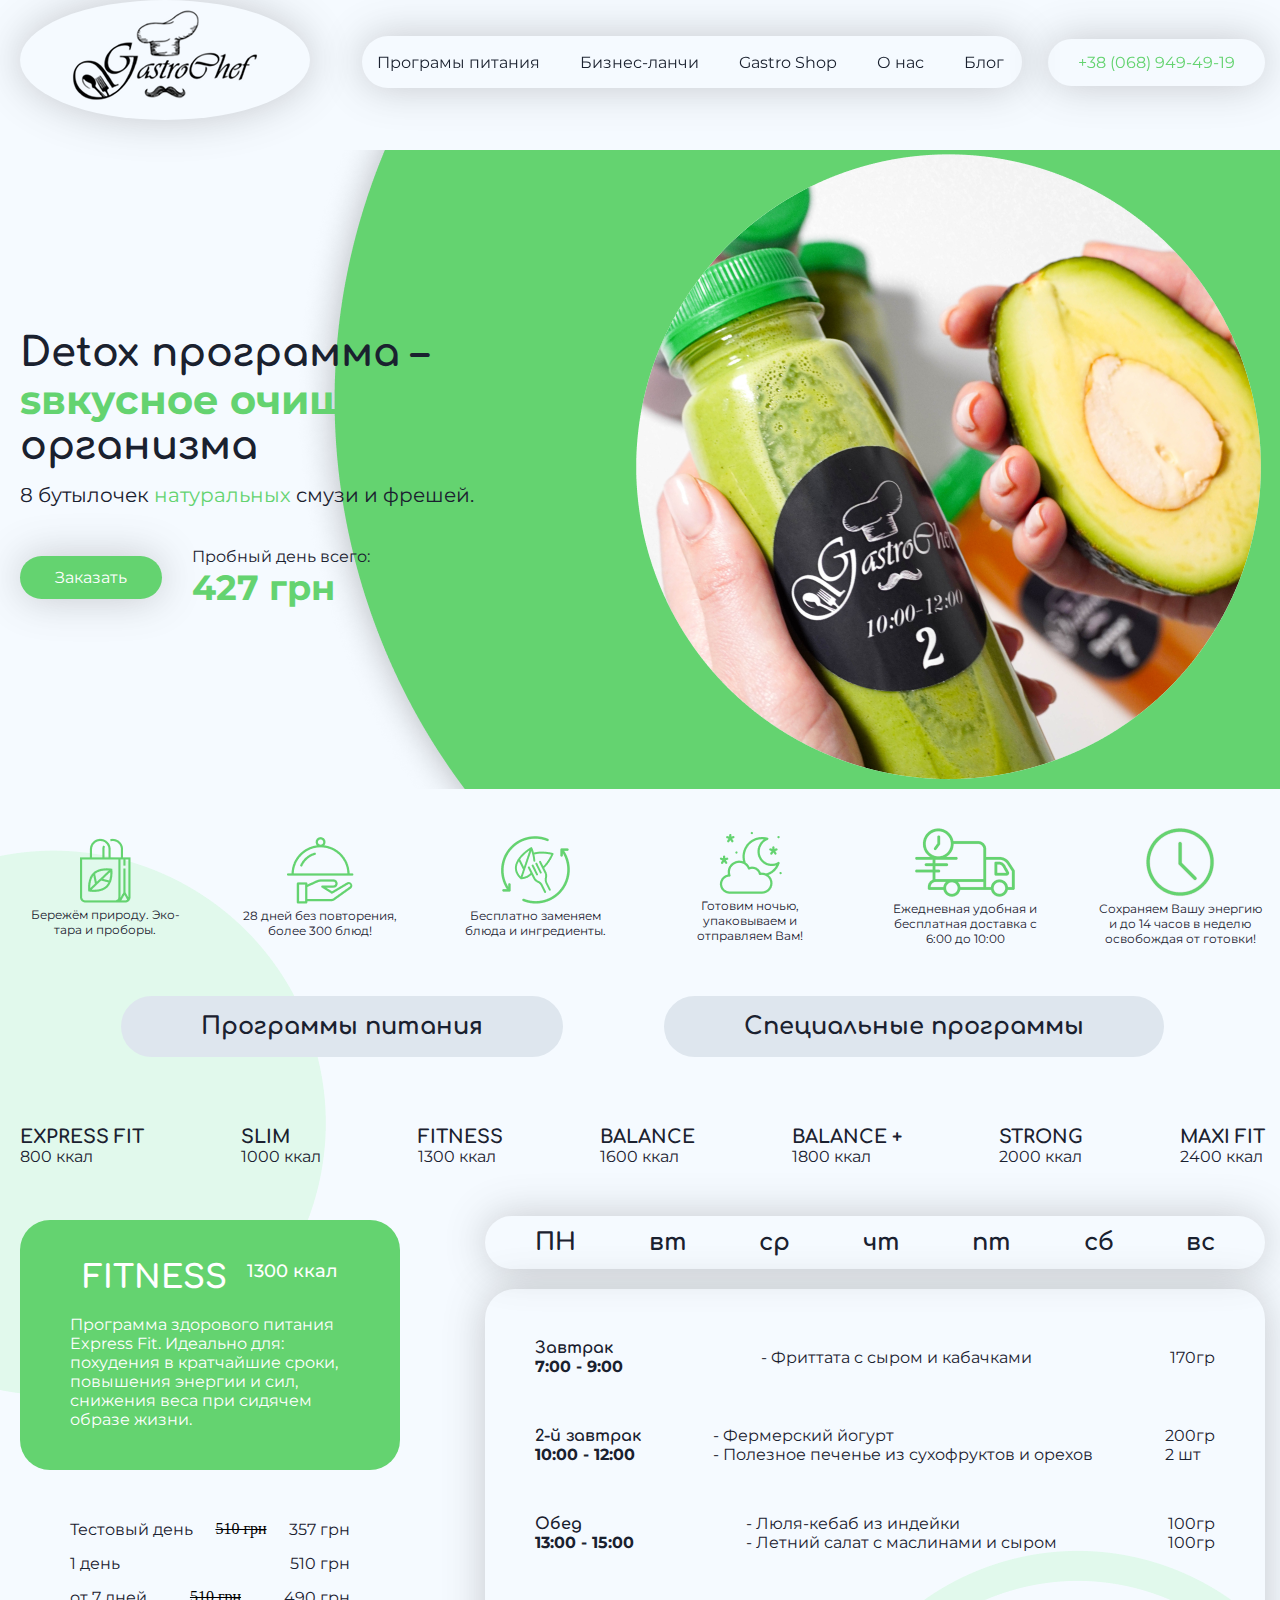
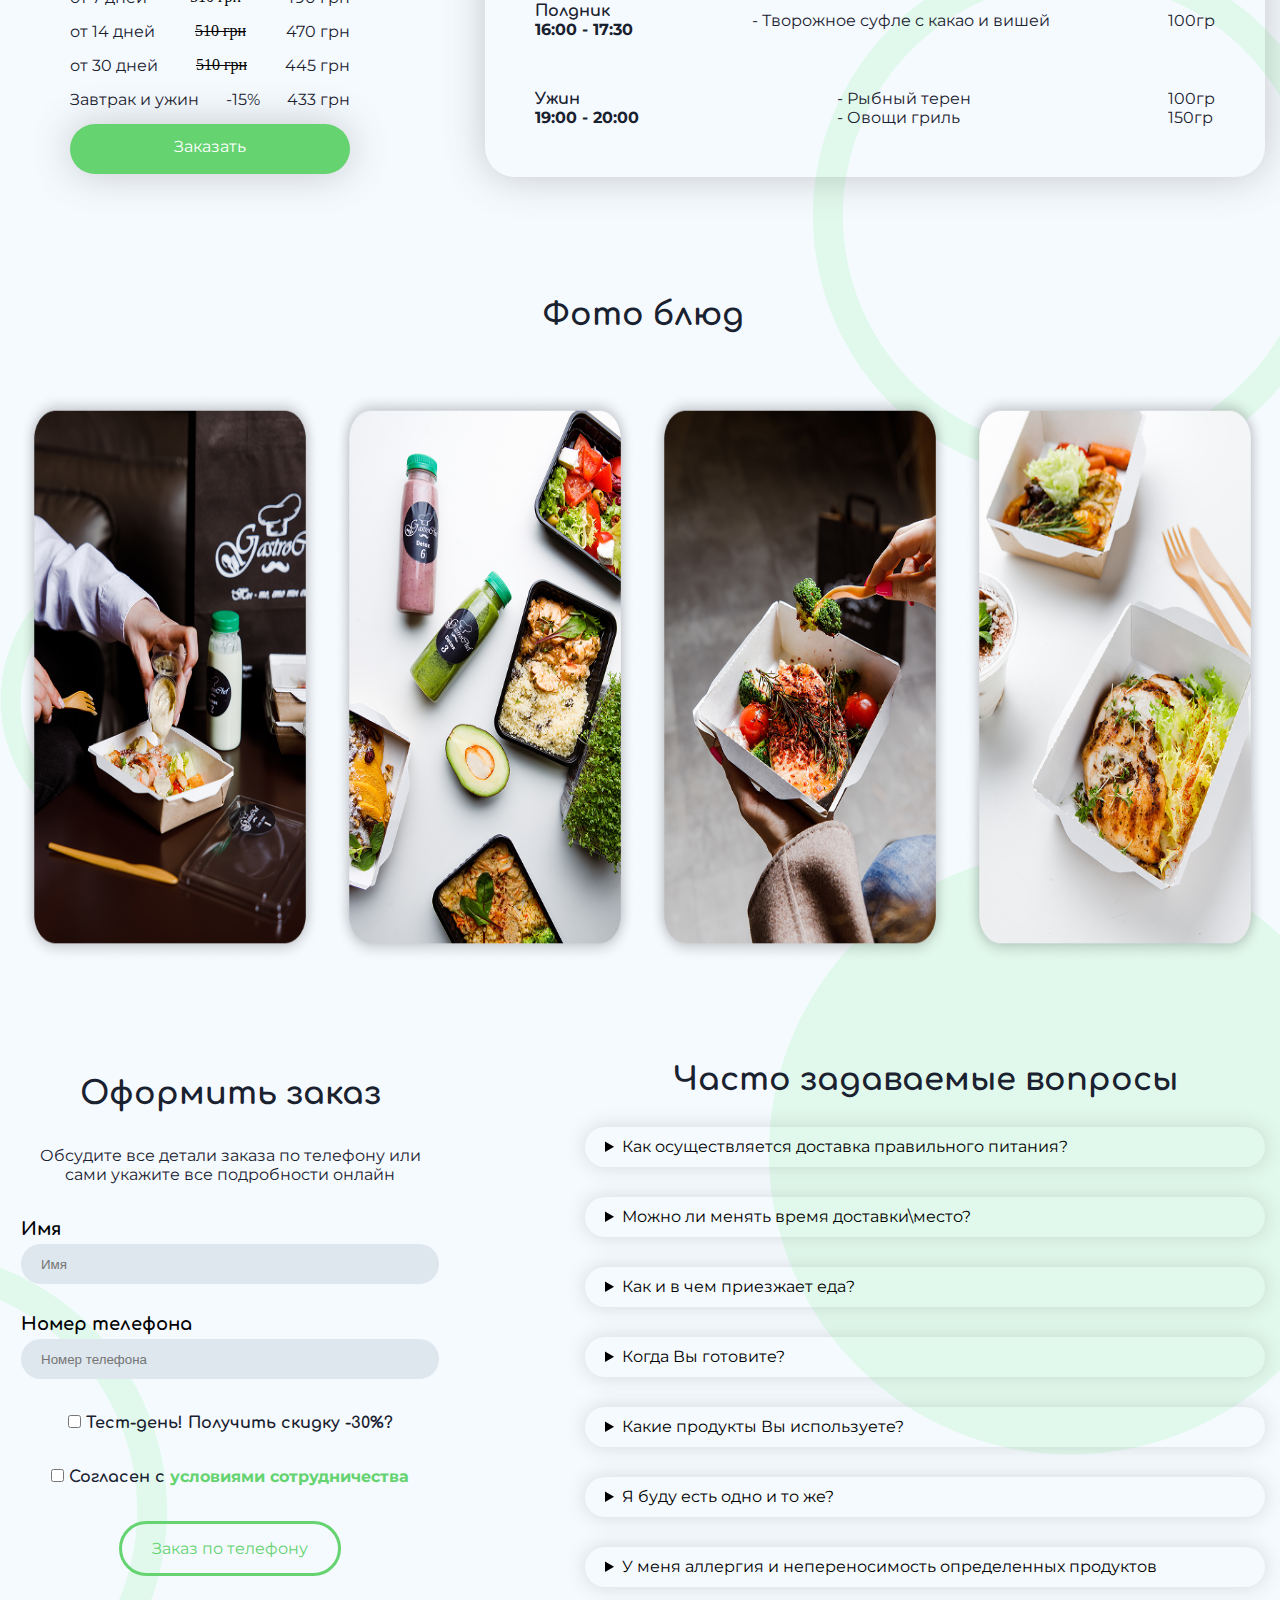
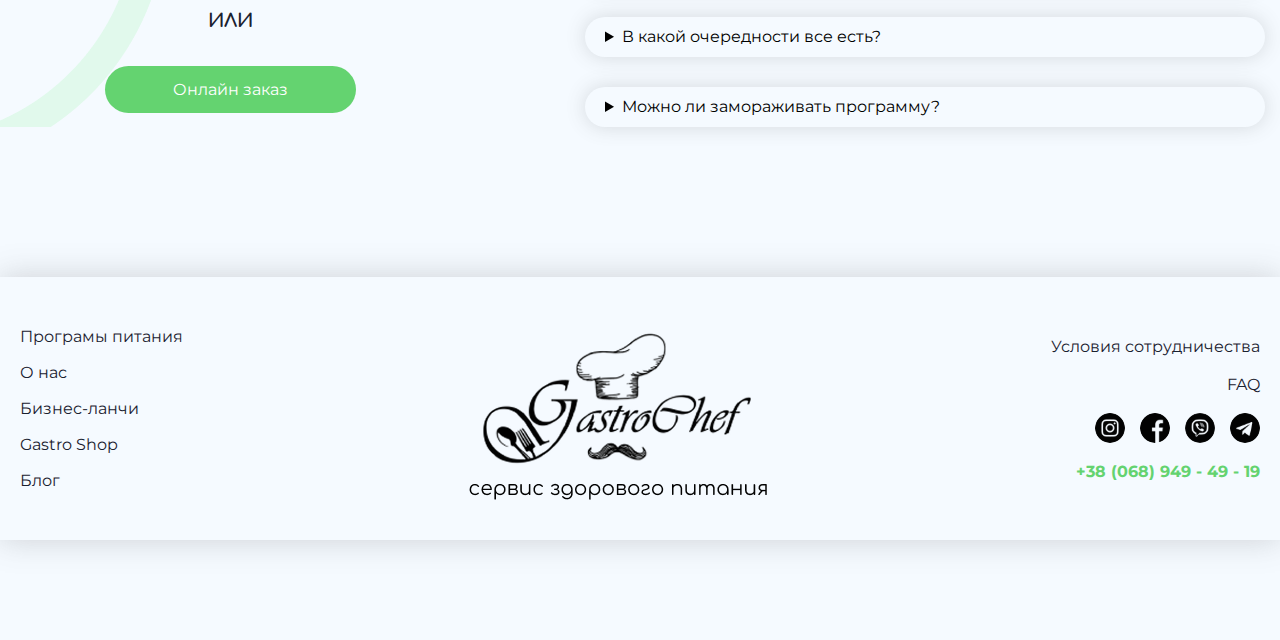
<file: index.html>
<!DOCTYPE html>
<html lang="en">

<head>
    <meta charset="UTF-8">
    <meta name="viewport" content="width=device-width, initial-scale=1.0">
    <link rel="stylesheet" href="./css/main.css">
    <title>Gastro Chef</title>
    <link rel="shortcut icon" href="./images/banner.png" type="image/x-icon">
</head>

<body>
    <header class="header">
        <div class="header__container container">
            <div class="header__logo">
                <img src="./images/banner.png" alt="logo" class="header__img">
            </div>

            <input type="checkbox" id="menu-toggle" class="menu-toggle">
            <label for="menu-toggle" class="hamburger">
                <span></span>
                <span></span>
                <span></span>
            </label>

            <nav class="header__menu">
                <a href="#agenda" class="header__link">Програмы питания</a>
                <a href="./html/biznes.html" class="header__link">Бизнес-ланчи</a>
                <a href="./html/shop.html" class="header__link">Gastro Shop</a>
                <a href="./html/about.html" class="header__link">О нас</a>
                <a href="./html/blog.html" class="header__link">Блог</a>
            </nav>

            <div class="header__contacts">
                <a href="tel:+380689494919" class="header__phone">+38 (068) 949-49-19</a>
            </div>

        </div>

        <div class="container header__lang">
            <a href="#" class="header__lang-link">RU</a>
            <a href="#" class="header__lang-link">UA</a>
            <a href="#" class="header__lang-link">EN</a>
        </div>
    </header>

    <main>
        <div class="statin">
            <section class="hero">
                <div class="hero__container container">
                    <div class="hero__content">
                        <h1 class="hero__title">
                            Detox программа –
                            <span class="hero__span">
                                sвкусное очищение
                            </span>
                            организма
                        </h1>
                        <p class="hero__description">
                            8 бутылочек <span class="hero__span">
                                натуральных
                            </span>
                            смузи и фрешей.
                        </p>
                        <div class="hero__flex">
                            <a href="#" class="hero__button">Заказать</a>
                            <p class="hero__text">
                                Пробный день всего: <br>
                                <span class="hero__span1">
                                    427 грн
                                </span>
                            </p>
                        </div>
                    </div>
                    <div class="hero__image">
                        <img src="./images/hero.png" alt="hero" class="hero__img">
                    </div>
                </div>
            </section>
        </div>
        <section class="plan">
            <div class="plan__container container">
                <div class="plan__boxes">
                    <div class="plan__box">
                        <img src="./images/eco.png" alt="" class="plan__img">
                        <p class="plan__text">
                            Бережём природу.
                            Эко-тара и проборы.
                        </p>
                    </div>
                    <div class="plan__box">
                        <img src="./images/food.png" alt="" class="plan__img">
                        <p class="plan__text">
                            28 дней без повторения,
                            более 300 блюд!
                        </p>
                    </div>
                    <div class="plan__box">
                        <img src="./images/time.png" alt="" class="plan__img">
                        <p class="plan__text">
                            Бесплатно заменяем
                            блюда и ингредиенты.
                        </p>
                    </div>
                    <div class="plan__box">
                        <img src="./images/night.png" alt="" class="plan__img">
                        <p class="plan__text">
                            Готовим ночью, упаковываем
                            и отправляем Вам!
                        </p>
                    </div>
                    <div class="plan__box">
                        <img src="./images/deliver.png" alt="" class="plan__img">
                        <p class="plan__text">
                            Ежедневная удобная
                            и бесплатная доставка
                            с 6:00 до 10:00
                        </p>
                    </div>
                    <div class="plan__box">
                        <img src="./images/clock.png" alt="" class="plan__img">
                        <p class="plan__text">
                            Сохраняем Вашу энергию
                            и до 14 часов в неделю
                            освобождая от готовки!
                        </p>
                    </div>
                </div>
            </div>
        </section>
        <section class="agenda" id="agenda">
            <div class="container agenda__container">
                <div class="agenda__flex">
                    <h2 class="agenda__choose">
                        Программы питания
                    </h2>
                    <h2 class="agenda__choose">
                        Специальные программы
                    </h2>
                </div>
                <div class="agenda__boxes">
                    <div class="agenda__box">
                        <h3 class="">
                            EXPRESS FIT
                        </h3>
                        <p class="">
                            800 ккал
                        </p>
                    </div>
                    <div class="agenda__box">
                        <h3 class="">
                            SLIM
                        </h3>
                        <p class="">
                            1000 ккал
                        </p>
                    </div>
                    <div class="agenda__box">
                        <h3 class="">
                            FITNESS
                        </h3>
                        <p class="">
                            1300 ккал
                        </p>
                    </div>
                    <div class="agenda__box">
                        <h3 class="">
                            BALANCE
                        </h3>
                        <p class="">
                            1600 ккал
                        </p>
                    </div>
                    <div class="agenda__box">
                        <h3 class="">
                            BALANCE +
                        </h3>
                        <p class="">
                            1800 ккал
                        </p>
                    </div>
                    <div class="agenda__box">
                        <h3 class="">
                            STRONG
                        </h3>
                        <p class="">
                            2000 ккал
                        </p>
                    </div>
                    <div class="agenda__box">
                        <h3 class="">
                            MAXI FIT
                        </h3>
                        <p class="">
                            2400 ккал
                        </p>
                    </div>
                </div>
                <div class="agenda__frame">
                    <div class="agenda__left">
                        <div class="agenda__fitness">
                            <h1 class="agenda__subtitle">
                                FITNESS
                                <p class="agenda__subtext">
                                    1300 ккал
                                </p>
                            </h1>
                            <p class="agenda__text">
                                Программа здорового питания Express Fit. Идеально для: похудения в кратчайшие сроки,
                                повышения
                                энергии и сил, снижения
                                веса при сидячем образе жизни.
                            </p>
                        </div>
                        <div class="agenda__grid">
                            <div class="agenda__flex1">
                                <p class="">
                                    Тестовый день
                                </p>
                                <del>
                                    510 грн
                                </del>
                                <p class="">
                                    357 грн
                                </p>
                            </div>
                            <div class="agenda__flex1">
                                <p class="">
                                    1 день
                                </p>
                                <del>

                                </del>
                                <p class="">
                                    510 грн
                                </p>
                            </div>
                            <div class="agenda__flex1">
                                <p class="">
                                    от 7 дней
                                </p>
                                <del>
                                    510 грн
                                </del>
                                <p class="">
                                    490 грн
                                </p>
                            </div>
                            <div class="agenda__flex1">
                                <p class="">
                                    от 14 дней
                                </p>
                                <del>
                                    510 грн
                                </del>
                                <p class="">
                                    470 грн
                                </p>
                            </div>
                            <div class="agenda__flex1">
                                <p class="">
                                    от 30 дней
                                </p>
                                <del>
                                    510 грн
                                </del>
                                <p class="">
                                    445 грн
                                </p>
                            </div>
                            <div class="agenda__flex1">
                                <p class="">
                                    Завтрак и ужин
                                </p>
                                <p>
                                    -15%
                                </p>
                                <p class="">
                                    433 грн
                                </p>
                            </div>
                            <a href="#" class="agenda__link">
                                Заказать
                            </a>
                        </div>
                    </div>
                    <div class="agenda__right">
                        <div class="agenda__data">
                            <h2 class="">
                                ПН
                            </h2>
                            <h2 class="">
                                вт
                            </h2>
                            <h2 class="">
                                ср
                            </h2>
                            <h2 class="">
                                чт
                            </h2>
                            <h2 class="">
                                пт
                            </h2>
                            <h2 class="">
                                сб
                            </h2>
                            <h2 class="">
                                вс
                            </h2>
                        </div>
                        <div class="agenda__block">
                            <div class="agenda__flex2">
                                <h4 class="">
                                    Завтрак
                                    <p class="">
                                        7:00 - 9:00
                                    </p>
                                </h4>
                                <p class="">
                                    - Фриттата с сыром и кабачками
                                </p>
                                <p class="">
                                    170гр
                                </p>
                            </div>
                            <div class="agenda__flex2">
                                <h4 class="">
                                    2-й завтрак
                                    <p class="">
                                        10:00 - 12:00
                                    </p>
                                </h4>
                                <p class="">
                                    - Фермерский йогурт <br>
                                    - Полезное печенье из сухофруктов и орехов
                                </p>
                                <p class="">
                                    200гр <br>
                                    2 шт
                                </p>
                            </div>
                            <div class="agenda__flex2">
                                <h4 class="">
                                    Обед
                                    <p class="">
                                        13:00 - 15:00
                                    </p>
                                </h4>
                                <p class="">
                                    - Люля-кебаб из индейки <br>
                                    - Летний салат с маслинами и сыром
                                </p>
                                <p class="">
                                    100гр <br>
                                    100гр
                                </p>
                            </div>
                            <div class="agenda__flex2">
                                <h4 class="">
                                    Полдник
                                    <p class="">
                                        16:00 - 17:30
                                    </p>
                                </h4>
                                <p class="">
                                    - Творожное суфле с какао и вишей
                                </p>
                                <p class="">
                                    100гр
                                </p>
                            </div>
                            <div class="agenda__flex2">
                                <h4 class="">
                                    Ужин
                                    <p class="">
                                        19:00 - 20:00
                                    </p>
                                </h4>
                                <p class="">
                                    - Рыбный терен <br>
                                    - Овощи гриль
                                </p>
                                <p class="">
                                    100гр <br>
                                    150гр
                                </p>
                            </div>
                        </div>
                    </div>
                </div>
            </div>
        </section>
        <section class="foto">
            <div class="container foto__container">
                <h1 class="foto__title">
                    Фото блюд
                </h1>
                <div class="foto__flex">
                    <img src="./images/1.png" alt="" class="foto__foto foto__foto1">
                    <img src="./images/2.png" alt="" class="foto__foto foto__foto2">
                    <img src="./images/3.png" alt="" class="foto__foto foto__foto3">
                    <img src="./images/4.png" alt="" class="foto__foto foto__foto4">
                </div>
            </div>
        </section>
        <section class="order">
            <div class="container order__container">
                <div class="order__left">
                    <h1 class="order__title">
                        Оформить заказ
                    </h1>
                    <p class="order__description">
                        Обсудите все детали заказа по телефону
                        или сами укажите все подробности онлайн
                    </p>
                    <form action="" class="order__form">
                        <label for="name" class="order__label">
                            Имя
                            <input type="text" id="name" class="order__input" placeholder="Имя">
                        </label>
                        <label for="tel" class="order__label">
                            Номер телефона
                            <input type="tel" id="tel" class="order__input" placeholder="Номер телефона">
                        </label>
                    </form>
                    <h4 class="order__text">
                        <input type="checkbox" name="" id=""> Тест-день! Получить скидку -30%?
                    </h4>
                    <h4 class="order__text">
                        <input type="checkbox" name="" id=""> Согласен с <span class="order__span">
                            условиями сотрудничества
                        </span>
                    </h4>
                    <a href="#" class="order__tel">
                        Заказ по телефону
                    </a>
                    <h3 class="">
                        ИЛИ
                    </h3>
                    <a href="#" class="order__link">
                        Онлайн заказ
                    </a>
                </div>
                <div class="order__right">
                    <h1 class="order__subtitle">
                        Часто задаваемые вопросы
                    </h1>
                    <details>
                        <summary>
                            Как осуществляется доставка правильного питания?

                        </summary>
                        <p>
                            При заказе у нас вы получите доставку в течение 30 минут.
                        </p>
                    </details>
                    <details>
                        <summary>
                            Можно ли менять время доставки\место?
                        </summary>
                        <p>
                            Место доставки и время могут быть изменены в зависимости от вашего расположения и
                            времени
                            суток.
                        </p>
                    </details>
                    <details>
                        <summary>
                            Как и в чем приезжает еда?
                        </summary>
                        <p>
                            Мы приезжаем еду в рестораны с уникальными условиями и удобствами для посетителей.
                        </p>
                    </details>
                    <details>
                        <summary>
                            Когда Вы готовите?
                        </summary>
                        <p>
                            Мы готовим еду в течение 30-45 минут после заказа.
                        </p>
                    </details>
                    <details>
                        <summary>
                            Какие продукты Вы используете?
                        </summary>
                        <p>
                            Мы используем только высококачественные продукты, которые соответствуют региону и
                            условиям
                            питания.
                        </p>
                    </details>
                    <details>
                        <summary>
                            Я буду есть одно и то же?
                        </summary>
                        <p>
                            Мы готовим еду в течение 30-45 минут после заказа.
                        </p>
                    </details>
                    <details>
                        <summary>
                            У меня аллергия и непереносимость определенных продуктов
                        </summary>
                        <p>
                            Мы не приветствуем аллергии и непереносимость определенных продуктов.
                        </p>
                    </details>
                    <details>
                        <summary>
                            В какой очередности все есть?
                        </summary>
                        <p>
                            Мы готовим еду в течение 30-45 минут после заказа.
                        </p>
                    </details>
                    <details>
                        <summary>
                            Можно ли замораживать программу?
                        </summary>
                        <p>
                            Мы не замораживаем программу.
                        </p>
                    </details>
                </div>
            </div>
        </section>
    </main>
    <footer class="footer">
        <div class="container footer__container">
            <ul class="footer__list">
                <li class="footer__item">
                    <a href="#agenda" class="footer__link">Програмы питания</a>
                </li>
                <li class="footer__item">
                    <a href="./html/about.html" class="footer__link">О нас</a>
                </li>
                <li class="footer__item">
                    <a href="./html/biznes.html" class="footer__link">Бизнес-ланчи</a>
                </li>
                <li class="footer__item">
                    <a href="./html/shop.html" class="footer__link">Gastro Shop</a>
                </li>
                <li class="footer__item">
                    <a href="./html/blog.html" class="footer__link">Блог</a>
                </li>
            </ul>
            <img src="./images/footerbanner.png" alt="" class="footer__banner">
            <ul class="footer__lists">
                <li class="footer__items">
                    <a href="#" class="footer__links">Условия
                        сотрудничества</a>
                </li>
                <li class="footer__items">
                    <a href="#" class="footer__links">FAQ</a>
                </li>
                <li class="footer__items">
                    <span class="footer__span">
                        <a href="http://www.instagram.com" target="_blank" rel="noopener noreferrer">
                            <img src="./images/insta.svg" alt="" class="">
                        </a>
                        <a href="http://www.facebook.com" target="_blank" rel="noopener noreferrer">
                            <img src="./images/fb.svg" alt="" class="">
                        </a>
                        <a href="http://www.whatsapp.com" target="_blank" rel="noopener noreferrer">
                            <img src="./images/wapp.svg" alt="" class="">
                        </a>
                        <a href="http://www.telegram.com" target="_blank" rel="noopener noreferrer">
                            <img src="./images/tg.svg" alt="" class="">
                        </a>
                    </span>
                </li>
                <li class="footer__items">
                    <a href="tel:++38 (068) 949 - 49 - 19" class="footer__tel">
                        +38 (068) 949 - 49 - 19
                    </a>
                </li>
            </ul>
        </div>
    </footer>
</body>

</html>
</file>
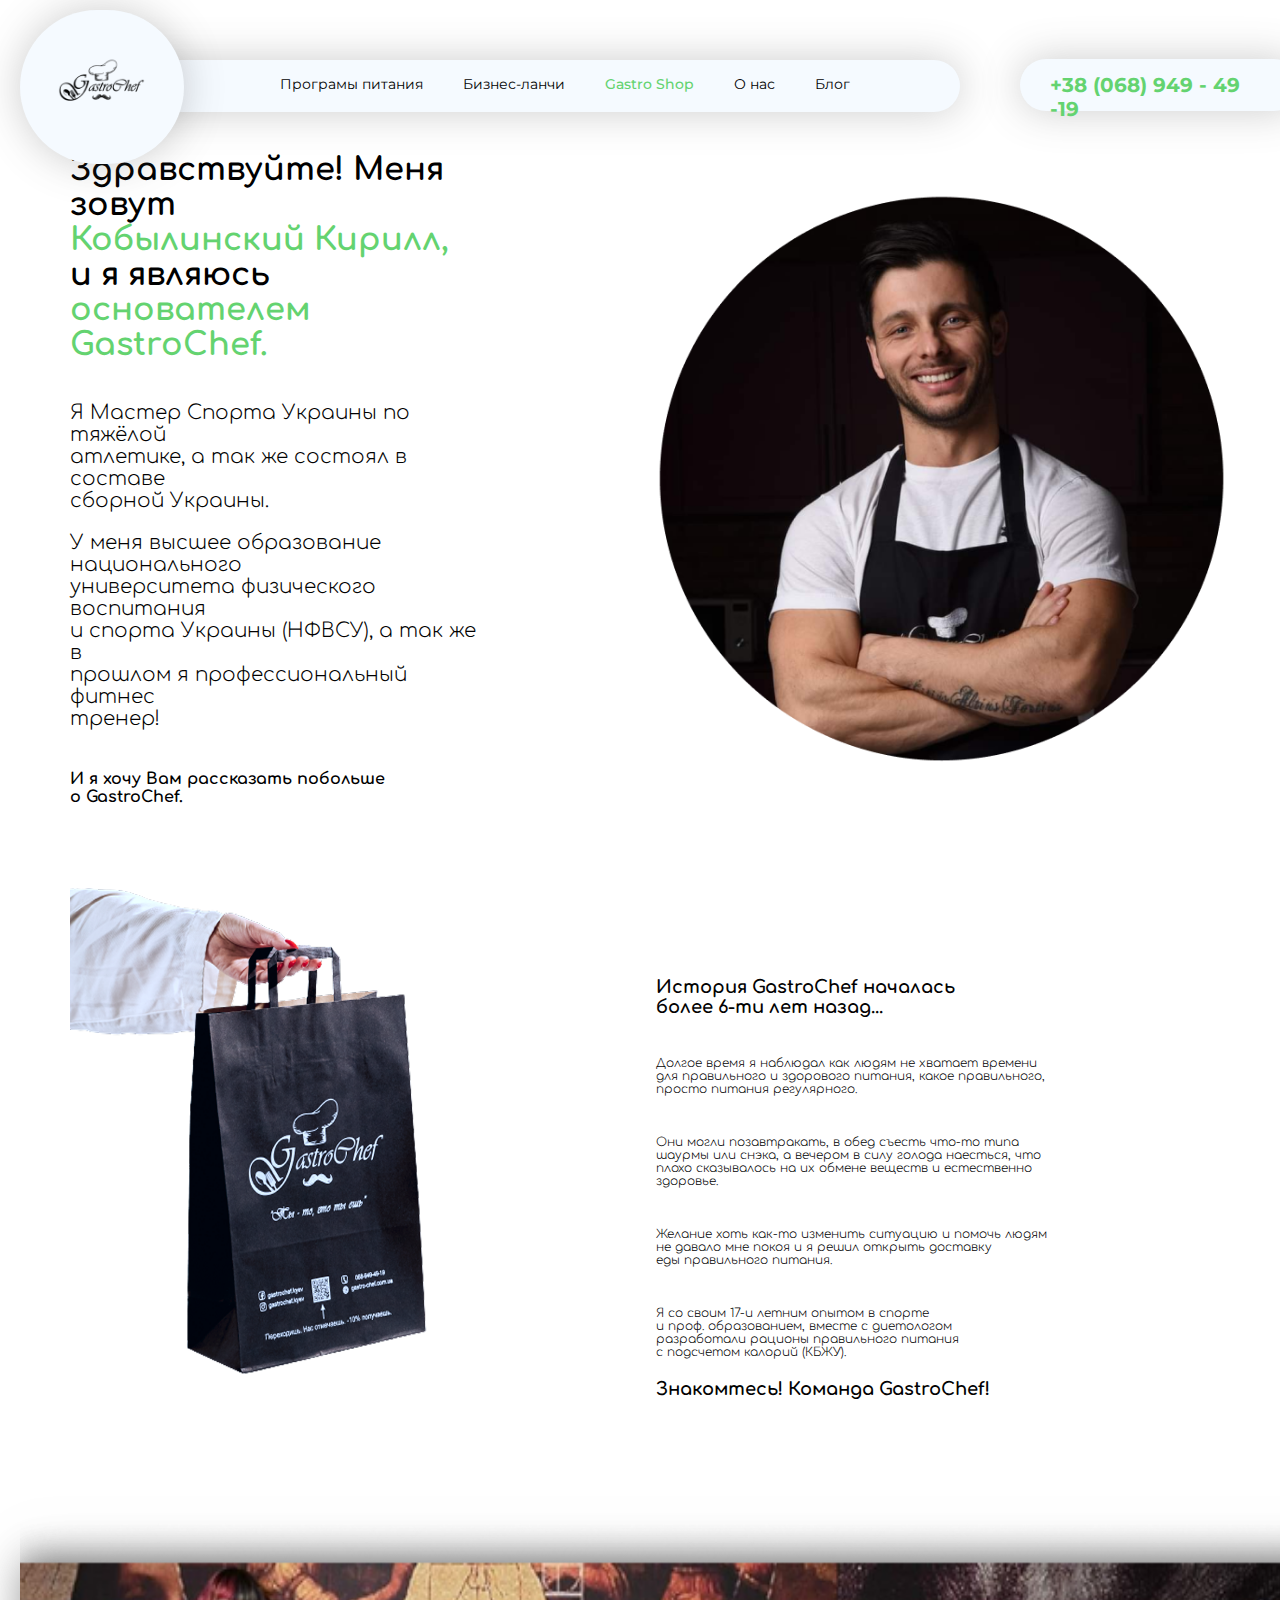
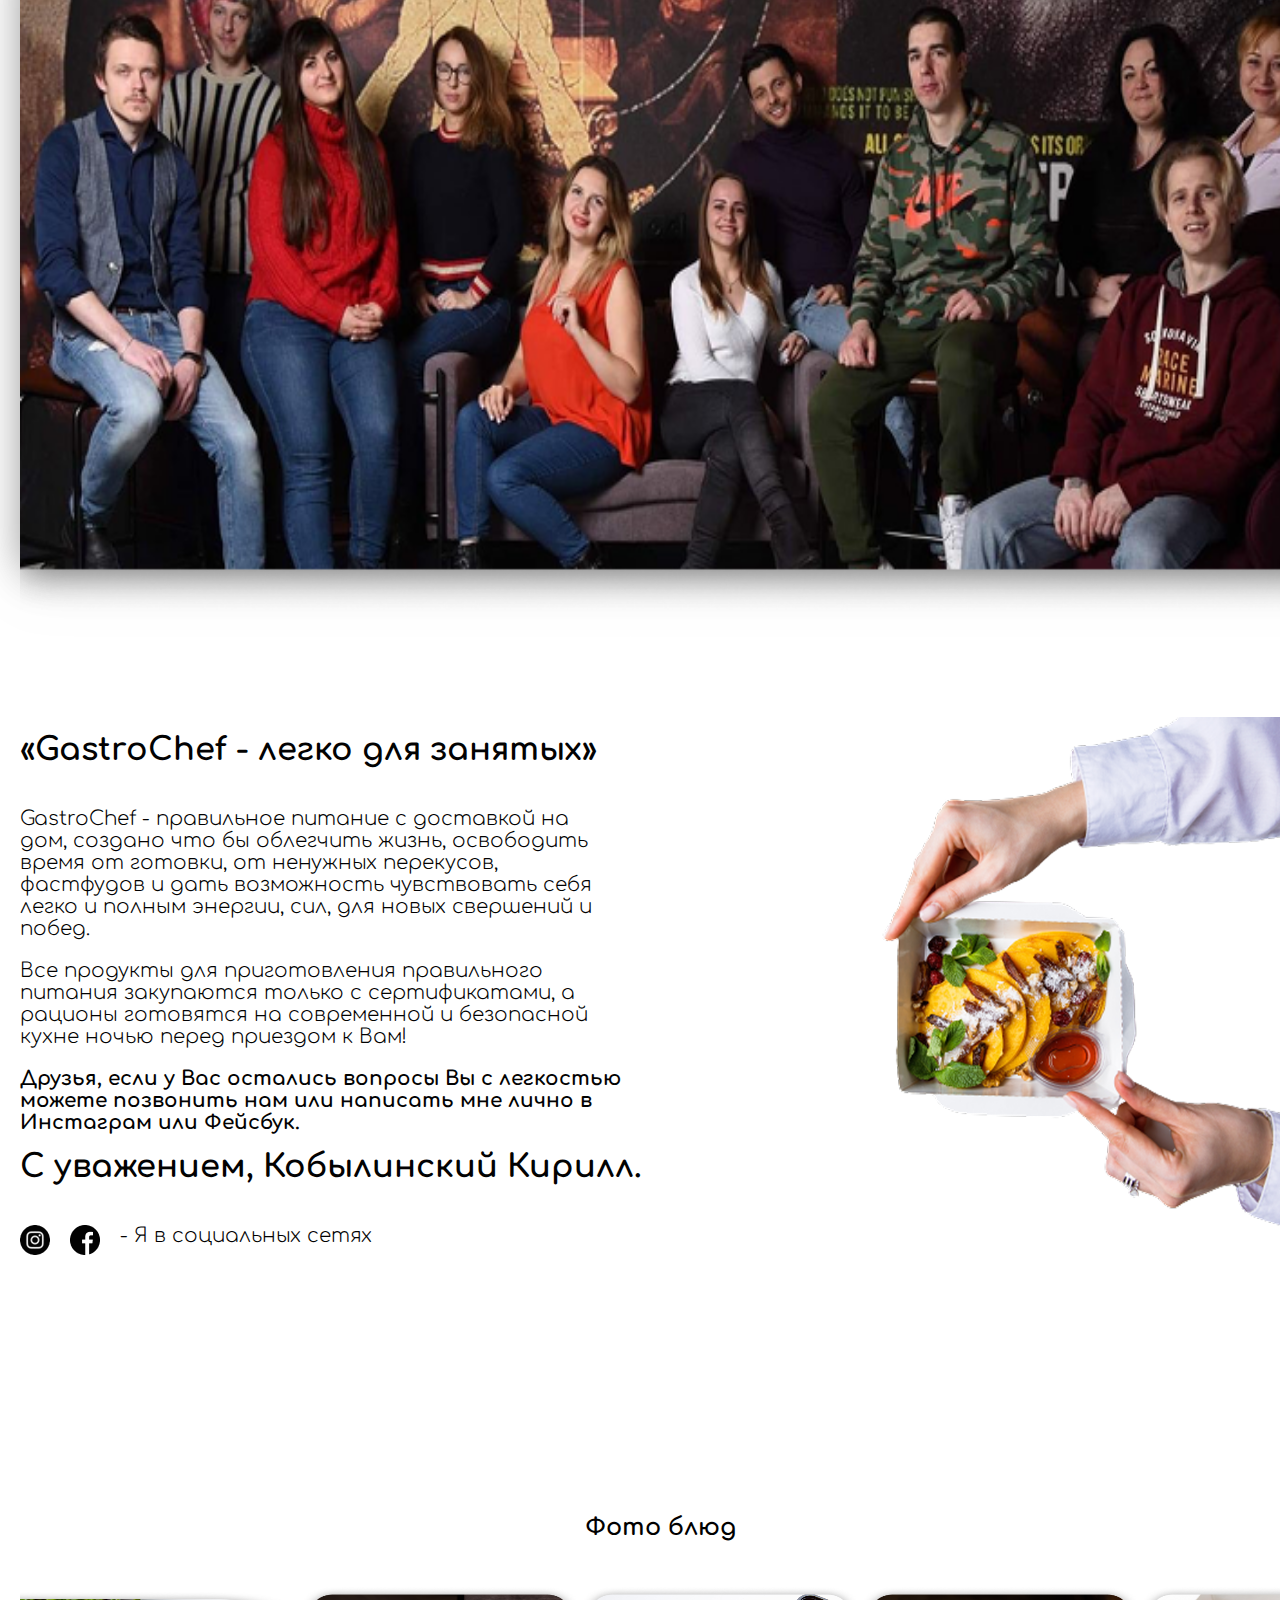
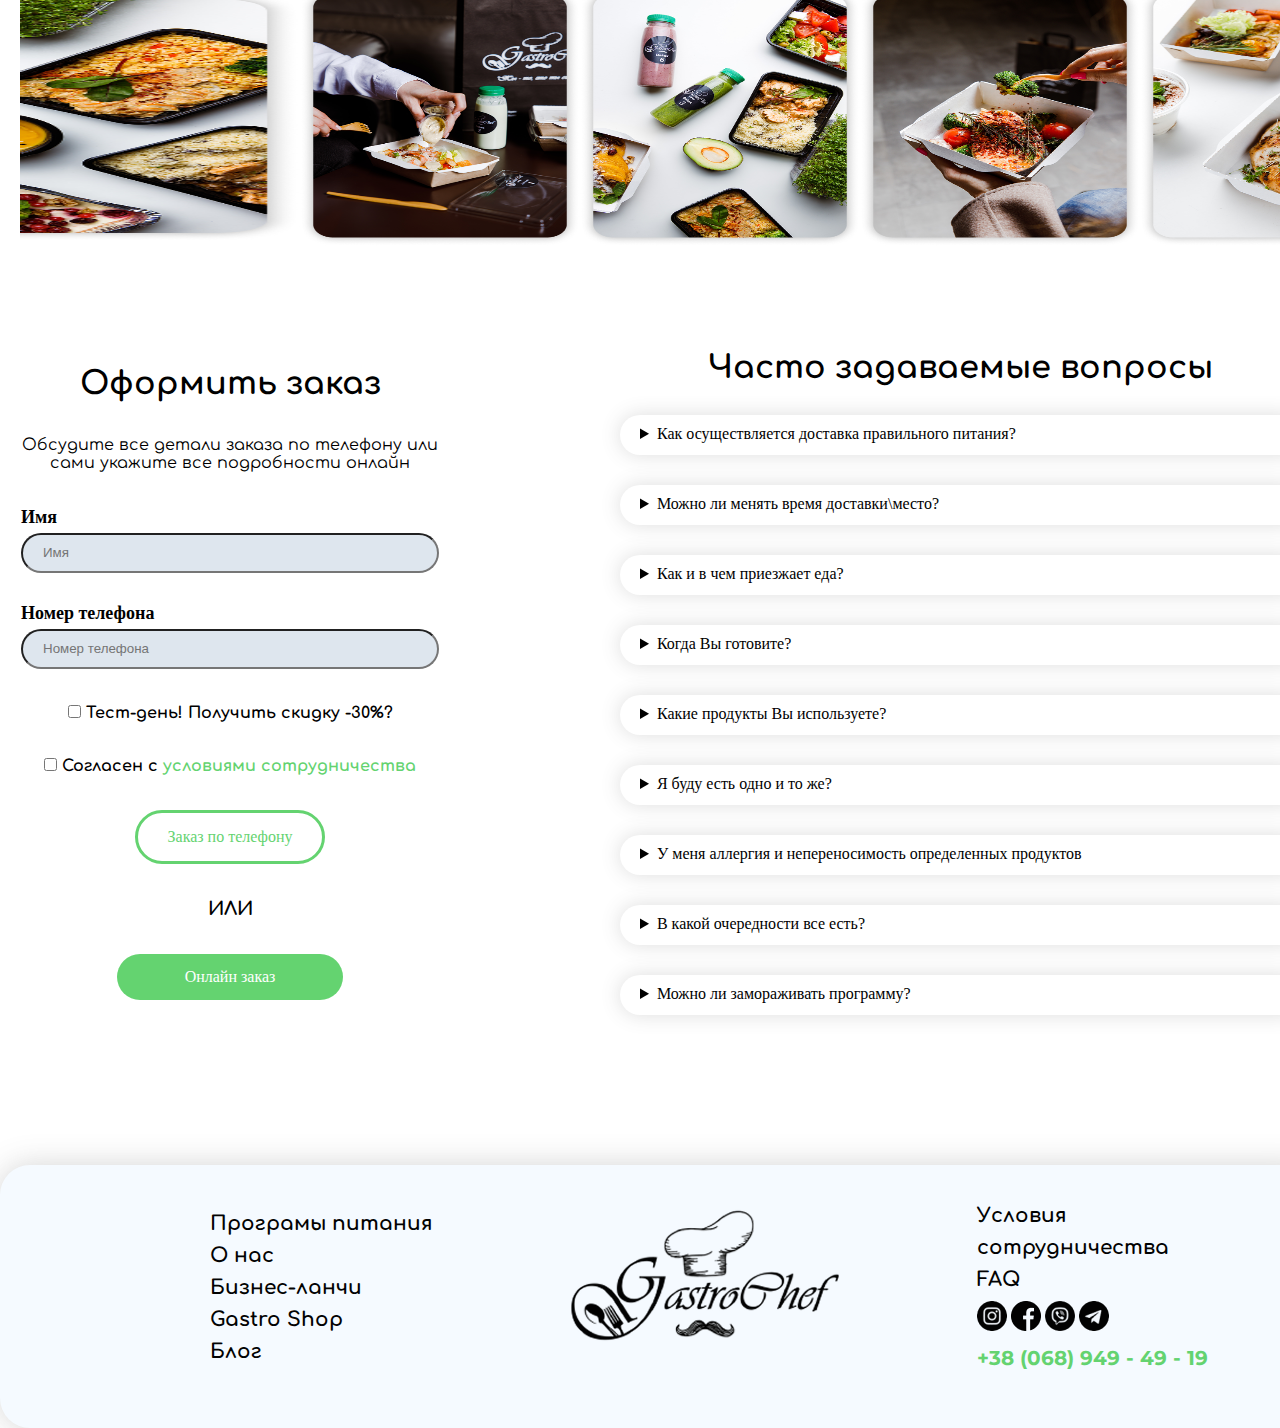
<file: html/about.html>
<!DOCTYPE html>
<html lang="en">

<head>
    <meta charset="UTF-8">
    <meta name="viewport" content="width=, initial-scale=1.0">
    <link rel="stylesheet" href="../css/about.css">
    <title>Gastro Chef</title>
</head>

<body>
    <header class="header">
        <div class="header__container  container">
            <nav class="header__navbar container">
                <div class="header__logo">
                    <img src="../img/logo sheef.png" alt="" class="header__img">

                </div>
                <ul class="header__list container">
                    <li class="header__item">
                        <a href="" class="header__link">Програмы питания</a>
                    </li>

                    <li class="header__item">
                        <a href="" class="header__link">Бизнес-ланчи</a>
                    </li>

                    <li class="header__item">
                        <a href="" class="header__link1">Gastro Shop</a>
                    </li>

                    <li class="header__item">
                        <a href="" class="header__link">О нас</a>
                    </li>

                    <li class="header__item">
                        <a href="" class="header__link">Блог</a>
                    </li>
                </ul>
                <a href="+38 (068) 949 - 49 -19" class="header__link2">+38 (068) 949 - 49 -19</a>

            </nav>
        </div>
    </header>
    <main>
        <section class="hero__container container">
            <div class="hero__statr">
                <div class="hero__worb">
                    <span class="hero__title">
                        <h1>Здравствуйте! Меня зовут <p class="hero__titlename">Кобылинский Кирилл,</p>и я являюсь <p
                                class="hero__titlename">основателем <br>GastroChef.</p>
                        </h1>
                    </span>
                    <p class="hero__text">
                        Я Мастер Спорта Украины по тяжёлой <br>атлетике, а так же состоял в составе <br>сборной Украины.
                    </p>
                    <p class="hero__text2">
                        У меня высшее образование национального <br>университета физического воспитания
                        <br>и спорта Украины (НФВСУ), а так же в
                        <br>прошлом я профессиональный фитнес <br>тренер!
                    </p>
                    <b>И я хочу Вам рассказать побольше <br>о GastroChef.</b>
                </div>
                <img src="../img/sheef.png" alt="" class="hero__logo">

            </div>

        </section>
        <section class="bag__container conainer">
            <div class="bag__statr  container">
                <img src="../img/paket.png" alt="" class="bag__img">
                <div class="bag__worb">
                    <h2 class="bag__title">
                        История GastroChef началась <br>более 6-ти лет назад...
                    </h2>
                    <p class="bag__text">
                        Долгое время я наблюдал как людям не хватает времени
                        <br>для правильного и здорового питания, какое правильного, <br>просто питания регулярного.
                    </p>

                    <p class="bag__text">
                        Они могли позавтракать, в обед съесть что-то типа <br>шаурмы или снэка, а вечером в силу голода
                        наесться, что <br>плохо сказывалось на их обмене веществ и естественно <br>здоровье.
                    </p>

                    <p class="bag__text">
                        Желание хоть как-то изменить ситуацию и помочь людям <br>не давало мне покоя и я решил открыть
                        доставку
                        <br>еды правильного питания.
                    </p>
                    <p class="bag__text">
                        Я со своим 17-и летним опытом в спорте
                        <br>и проф. образованием, вместе с диетологом <br>разработали рационы правильного питания
                        <br>с подсчетом калорий (КБЖУ).

                    </p>
                    <h2 class="bag__title">
                        Знакомтесь! Команда GastroChef!
                    </h2>

                </div>

            </div>
        </section>
        <section class="family__container container">
            <img src="../img/jamoviy img.png" alt="" class="family__art">
            <div class="family__statr">
                <div class="family__worb">
                    <h1 class="family__title">
                        «GastroChef - легко для занятых»
                    </h1>
                    <p class="family__text">
                        GastroChef - правильное питание с доставкой на <br>дом, создано что бы облегчить жизнь,
                        освободить <br>время от готовки, от ненужных перекусов, <br>фастфудов и дать возможность
                        чувствовать себя <br>легко и полным энергии, сил, для новых свершений и <br>побед.
                    </p>
                    <p class="family__text">
                        Все продукты для приготовления правильного <br>питания закупаются только с сертификатами, а
                        <br>рационы готовятся на современной и безопасной <br>кухне ночью перед приездом к Вам!
                    </p>
                    <b class="family__btext">
                        Друзья, если у Вас остались вопросы Вы с легкостью <br>можете позвонить нам или написать мне
                        лично в <br>Инстаграм или Фейсбук.
                    </b>
                    <h1 class="family__title">
                        С уважением, Кобылинский Кирилл.
                    </h1>
                    <div class="family__herolink">
                        <a href=""> <img src="../img/insta img.png" alt="" class="family__link"></a>
                        <a href=""> <img src="../img/fays img.png" alt="" class="family__link"></a>
                        <p class="family__text">- Я в социальных сетях</p>
                    </div>
                </div>
                <img src="../img/dostavka img.png" alt="" class="family__img">

            </div>
        </section>
        <section class="foods__container container">
            <div class="foods__statr">
                <h2 class="foods__title">
                    Фото блюд
                </h2>
                <ul class="foods__list">
                    <li class="foods__item">
                        <img src="../img food/food1.png" alt="" class="foods__img1">
                    </li>
                    <li class="foods__item">
                        <img src="../img food/food2.png" alt="" class="foods__img">
                    </li>
                    <li class="foods__item">
                        <img src="../img food/food3.png" alt="" class="foods__img">
                    </li>
                    <li class="foods__item">
                        <img src="../img food/food4.png" alt="" class="foods__img">
                    </li>
                    <li class="foods__item">
                        <img src="../img food/food5.png" alt="" class="foods__img">
                    </li>
                </ul>

            </div>
        </section>
        <section class="order">
            <div class="container order__container">
                <div class="order__left">
                    <h1 class="order__title">
                        Оформить заказ
                    </h1>
                    <p class="order__description">
                        Обсудите все детали заказа по телефону
                        или сами укажите все подробности онлайн
                    </p>
                    <form action="" class="order__form">
                        <label for="name" class="order__label">
                            Имя
                            <input type="text" id="name" class="order__input" placeholder="Имя">
                        </label>
                        <label for="tel" class="order__label">
                            Номер телефона
                            <input type="tel" id="tel" class="order__input" placeholder="Номер телефона">
                        </label>
                    </form>
                    <h4 class="order__text">
                        <input type="checkbox" name="" id=""> Тест-день! Получить скидку -30%?
                    </h4>
                    <h4 class="order__text">
                        <input type="checkbox" name="" id=""> Согласен с <span class="order__span">
                            условиями сотрудничества
                        </span>
                    </h4>
                    <a href="#" class="order__tel">
                        Заказ по телефону
                    </a>
                    <h3 class="">
                        ИЛИ
                    </h3>
                    <a href="#" class="order__link">
                        Онлайн заказ
                    </a>
                </div>
                <div class="order__right">
                    <h1 class="order__subtitle">
                        Часто задаваемые вопросы
                    </h1>
                    <details>
                        <summary>
                            Как осуществляется доставка правильного питания?
                        </summary>
                        <p>
                            При заказе у нас вы получите доставку в течение 30 минут.
                        </p>
                    </details>
                    <details>
                        <summary>
                            Можно ли менять время доставки\место?
                        </summary>
                        <p>
                            Место доставки и время могут быть изменены в зависимости от вашего расположения и времени
                            суток.
                        </p>
                    </details>
                    <details>
                        <summary>
                            Как и в чем приезжает еда?
                        </summary>
                        <p>
                            Мы приезжаем еду в рестораны с уникальными условиями и удобствами для посетителей.
                        </p>
                    </details>
                    <details>
                        <summary>
                            Когда Вы готовите?
                        </summary>
                        <p>
                            Мы готовим еду в течение 30-45 минут после заказа.
                        </p>
                    </details>
                    <details>
                        <summary>
                            Какие продукты Вы используете?
                        </summary>
                        <p>
                            Мы используем только высококачественные продукты, которые соответствуют региону и условиям
                            питания.
                        </p>
                    </details>
                    <details>
                        <summary>
                            Я буду есть одно и то же?
                        </summary>
                        <p>
                            Мы готовим еду в течение 30-45 минут после заказа.
                        </p>
                    </details>
                    <details>
                        <summary>
                            У меня аллергия и непереносимость определенных продуктов
                        </summary>
                        <p>
                            Мы не приветствуем аллергии и непереносимость определенных продуктов.
                        </p>
                    </details>
                    <details>
                        <summary>
                            В какой очередности все есть?
                        </summary>
                        <p>
                            Мы готовим еду в течение 30-45 минут после заказа.
                        </p>
                    </details>
                    <details>
                        <summary>
                            Можно ли замораживать программу?
                        </summary>
                        <p>
                            Мы не замораживаем программу.
                        </p>
                    </details>
                </div>
            </div>
        </section>
    </main>
    <footer class="footer__container container">
        <div class="footer__statr">
            <ul class="footer__list">
                <li class="footer__item">
                    <a href="" class="footer__link">Програмы питания</a>
                </li>
                <li class="footer__item">
                    <a href="" class="footer__link">О нас</a>
                </li>
                <li class="footer__item">
                    <a href="" class="footer__link">Бизнес-ланчи</a>
                </li>
                <li class="footer__item">
                    <a href="" class="footer__link">Gastro Shop</a>
                </li>
                <li class="footer__item">
                    <a href="" class="footer__link">Блог</a>
                </li>
            </ul>
            <img src="../img food/Website_banner 5.png" alt="" class="footer__img">
            <ul class="footer__logolist">
                <li class="footer__logoitem">
                    <a href="" class="footer__link">Условия</a>
                </li>
                <li class="footer__logoitem">
                    <a href="" class="footer__link"> сотрудничества</a>
                </li>
                <li class="footer__logoitem">
                    <a href="" class="footer__link">FAQ</a>
                </li>
                <li class="footer__logoitem1">
                    <a href="" class="footer__link"><img src="../img/insta img.png" alt=""></a>
                    <a href="" class="footer__link"><img src="../img/fays img.png" alt=""></a>
                    <a href="" class="footer__link"><img src="../img food/whatsab img.png" alt=""></a>
                    <a href="" class="footer__link"><img src="../img food/telegramimg.png" alt=""></a>
                </li>
                <li class="footer__logoitem">
                    <a href="" class="footer__link2">+38 (068) 949 - 49 - 19</a>
                </li>

            </ul>
        </div>
    </footer>
</body>

</html>
</file>
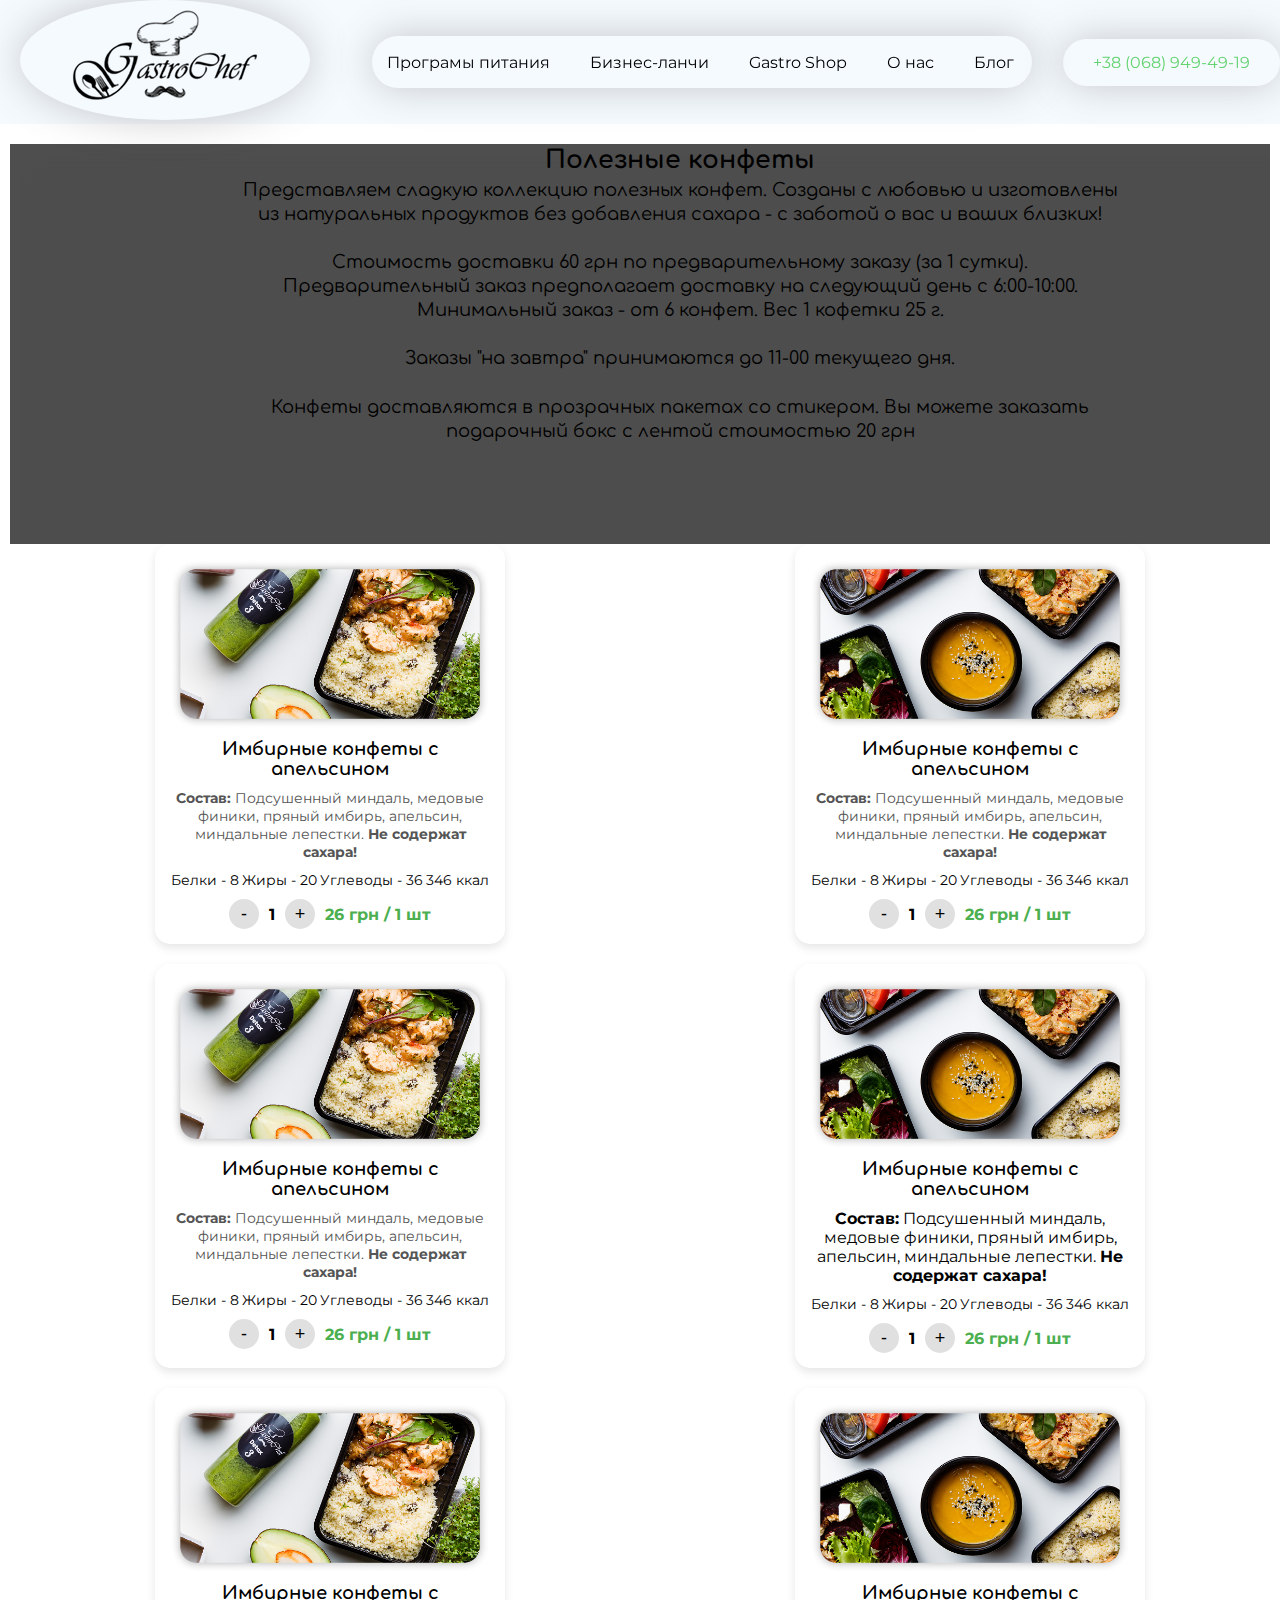
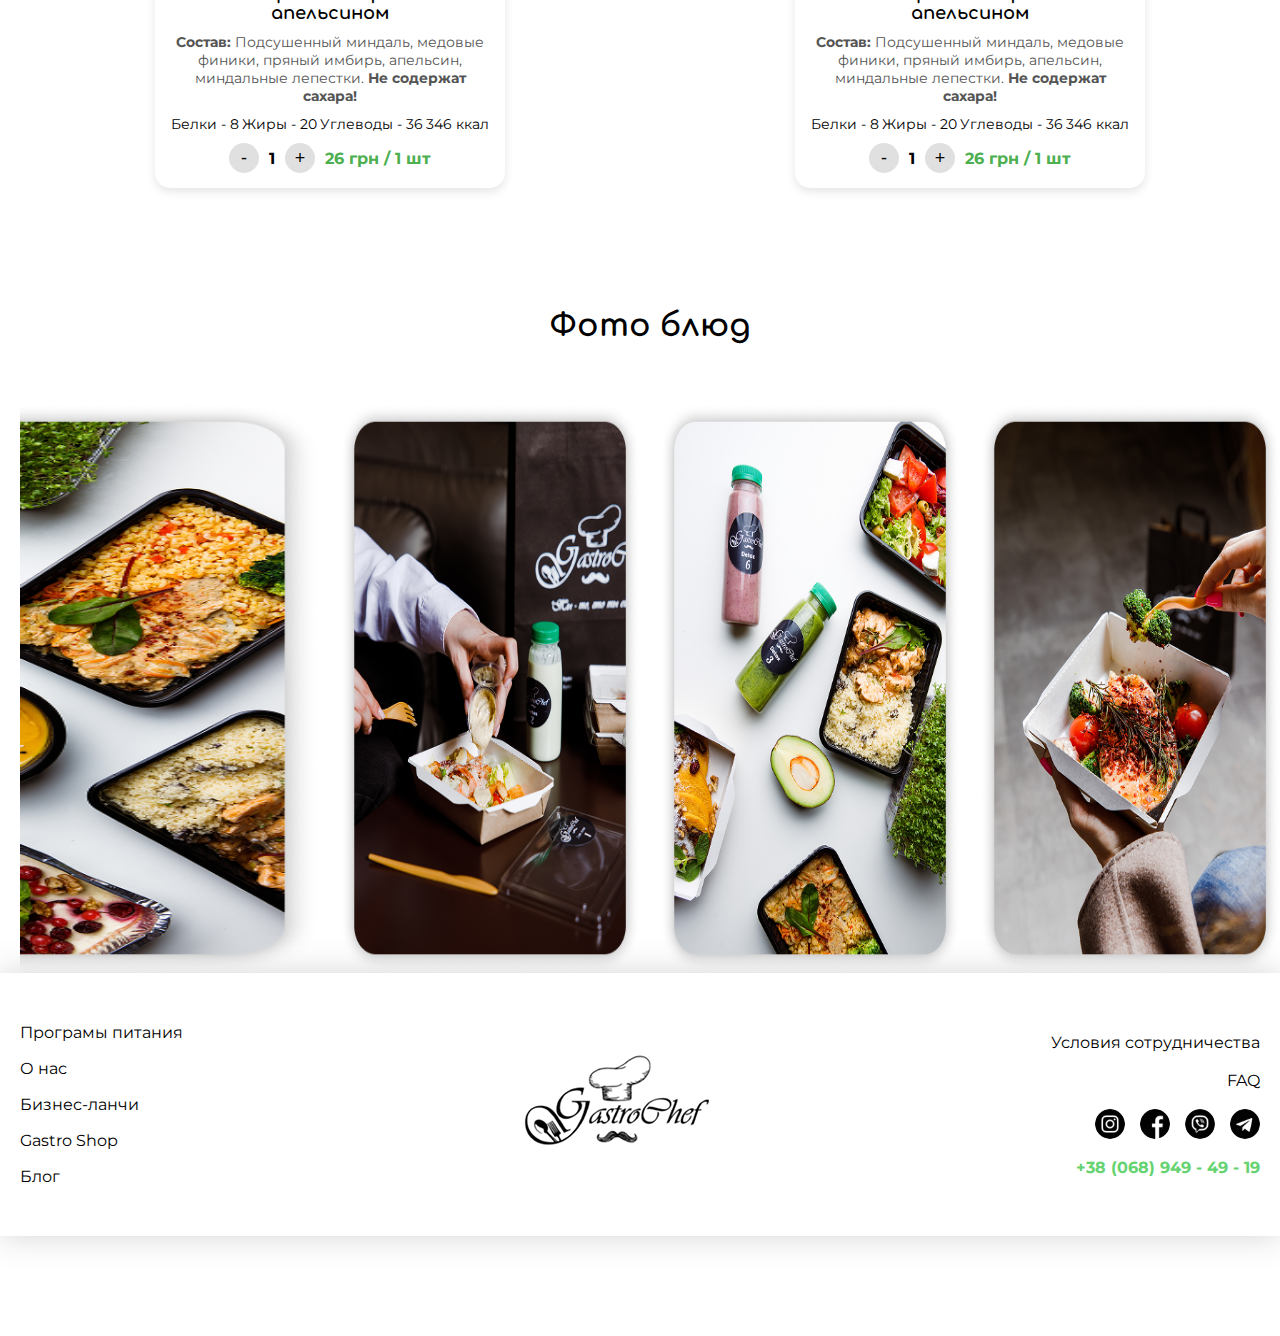
<file: html/biznes.html>
<!DOCTYPE html>
<html lang="en">

<head>
    <meta charset="UTF-8">
    <meta name="viewport" content="width=device-width, initial-scale=1.0">
    <link rel="stylesheet" href="/css/biznes.css">
    <title>Gastro Chef</title>
</head>

<body>
    <header class="header">
        <div class="header__container container">
            <div class="header__logo">
                <img src="../images/banner.png" alt="logo" class="header__img">
            </div>

            <input type="checkbox" id="menu-toggle" class="menu-toggle">
            <label for="menu-toggle" class="hamburger">
                <span></span>
                <span></span>
                <span></span>
            </label>

            <nav class="header__menu">
                <a href="#agenda" class="header__link">Програмы питания</a>
                <a href="./html/biznes.html" class="header__link">Бизнес-ланчи</a>
                <a href="./html/shop.html" class="header__link">Gastro Shop</a>
                <a href="./html/about.html" class="header__link">О нас</a>
                <a href="./html/blog.html" class="header__link">Блог</a>
            </nav>

            <div class="header__contacts">
                <a href="tel:+380689494919" class="header__phone">+38 (068) 949-49-19</a>
            </div>

        </div>

        <div class="container header__lang">
            <a href="#" class="header__lang-link">RU</a>
            <a href="#" class="header__lang-link">UA</a>
            <a href="#" class="header__lang-link">EN</a>
        </div>
    </header>
    <br> <br>
    <br> <br>
    <br> <br>
    <br> <br>


    <main>
        <section class="container hero__container">
            <div class="container hero__box">
                <h1 class="hero__title">Полезные конфеты</h1>
                <p class="hero__text">
                    Представляем сладкую коллекцию полезных конфет. Созданы с любовью и изготовлены <br> из натуральных
                    продуктов без добавления сахара - с заботой о вас и ваших близких! <br> <br>
                </p>
                <p class="hero__text">
                    Стоимость доставки 60 грн по предварительному заказу (за 1 сутки). <br>
                    Предварительный заказ предполагает доставку на следующий день с 6:00-10:00. <br>
                    Минимальный заказ - от 6 конфет. Вес 1 кофетки 25 г. <br> <br>
                </p>
                <p class="hero__text">
                    Заказы "на завтра" принимаются до 11-00 текущего дня. <br> <br>
                </p>
                <p class="hero__text">
                    Конфеты доставляются в прозрачных пакетах со стикером. Вы можете заказать <br> подарочный бокс с
                    лентой стоимостью 20 грн
                </p>
            </div>
        </section>

        <section class="container middel__container">
            <div class="middel__grid">
                <div class="middel__card container">
                    <img src="../imagess/bznsimg.png" alt="Имбирные конфеты" class="middel__image">
                    <div class="middel__info">
                        <h2 class="middel__title">Имбирные конфеты с апельсином</h2>
                        <p class="middel__composition">
                            <strong>Состав:</strong> Подсушенный миндаль, медовые финики, пряный имбирь, апельсин,
                            миндальные лепестки.
                            <strong class="no-sugar">Не содержат сахара!</strong>
                        </p>
                        <div class="nutrition">
                            <span>Белки - 8</span>
                            <span>Жиры - 20</span>
                            <span>Углеводы - 36</span>
                            <span>346 ккал</span>
                        </div>
                        <div class="order-section">
                            <button class="minus">-</button>
                            <span class="quantity">1</span>
                            <button class="plus">+</button>
                            <span class="price">26 грн / 1 шт</span>
                        </div>
                    </div>
                </div>
                <div class="middel__card container">
                    <img src="../imagess/bznsimg2.png" alt="Имбирные конфеты" class="middel__image">
                    <div class="middel__info">
                        <h2 class="middel__title">Имбирные конфеты с апельсином</h2>
                        <p class="middel__composition">
                            <strong>Состав:</strong> Подсушенный миндаль, медовые финики, пряный имбирь, апельсин,
                            миндальные лепестки.
                            <strong class="no-sugar">Не содержат сахара!</strong>
                        </p>
                        <div class="nutrition">
                            <span>Белки - 8</span>
                            <span>Жиры - 20</span>
                            <span>Углеводы - 36</span>
                            <span>346 ккал</span>
                        </div>
                        <div class="order-section">
                            <button class="minus">-</button>
                            <span class="quantity">1</span>
                            <button class="plus">+</button>
                            <span class="price">26 грн / 1 шт</span>
                        </div>
                    </div>
                </div>
                <div class="middel__card container">
                    <img src="../imagess/bznsimg.png" alt="Имбирные конфеты" class="middel__image">
                    <div class="middel__info">
                        <h2 class="middel__title">Имбирные конфеты с апельсином</h2>
                        <p class="middel__composition">
                            <strong>Состав:</strong> Подсушенный миндаль, медовые финики, пряный имбирь, апельсин,
                            миндальные лепестки.
                            <strong class="no-sugar">Не содержат сахара!</strong>
                        </p>
                        <div class="nutrition">
                            <span>Белки - 8</span>
                            <span>Жиры - 20</span>
                            <span>Углеводы - 36</span>
                            <span>346 ккал</span>
                        </div>
                        <div class="order-section">
                            <button class="minus">-</button>
                            <span class="quantity">1</span>
                            <button class="plus">+</button>
                            <span class="price">26 грн / 1 шт</span>
                        </div>
                    </div>
                </div>
                <div class="middel__card container">
                    <img src="../imagess/bznsimg2.png" alt="Имбирные конфеты" class="middel__image">
                    <div class="middel__info">
                        <h2 class="middel__title">Имбирные конфеты с апельсином</h2>
                        <p class="product-composition">
                            <strong>Состав:</strong> Подсушенный миндаль, медовые финики, пряный имбирь, апельсин,
                            миндальные лепестки.
                            <strong class="no-sugar">Не содержат сахара!</strong>
                        </p>
                        <div class="nutrition">
                            <span>Белки - 8</span>
                            <span>Жиры - 20</span>
                            <span>Углеводы - 36</span>
                            <span>346 ккал</span>
                        </div>
                        <div class="order-section">
                            <button class="minus">-</button>
                            <span class="quantity">1</span>
                            <button class="plus">+</button>
                            <span class="price">26 грн / 1 шт</span>
                        </div>
                    </div>
                </div>
                <div class="middel__card container">
                    <img src="../imagess/bznsimg.png" alt="Имбирные конфеты" class="middel__image">
                    <div class="product-info">
                        <h2 class="middel__title">Имбирные конфеты с апельсином</h2>
                        <p class="middel__composition">
                            <strong>Состав:</strong> Подсушенный миндаль, медовые финики, пряный имбирь, апельсин,
                            миндальные лепестки.
                            <strong class="no-sugar">Не содержат сахара!</strong>
                        </p>
                        <div class="nutrition">
                            <span>Белки - 8</span>
                            <span>Жиры - 20</span>
                            <span>Углеводы - 36</span>
                            <span>346 ккал</span>
                        </div>
                        <div class="order-section">
                            <button class="minus">-</button>
                            <span class="quantity">1</span>
                            <button class="plus">+</button>
                            <span class="price">26 грн / 1 шт</span>
                        </div>
                    </div>
                </div>
                <div class="middel__card container">
                    <img src="/../imagess/bznsimg2.png" alt="Имбирные конфеты" class="middel__image">
                    <div class="middel__info">
                        <h2 class="middel__title">Имбирные конфеты с апельсином</h2>
                        <p class="middel__composition">
                            <strong>Состав:</strong> Подсушенный миндаль, медовые финики, пряный имбирь, апельсин,
                            миндальные лепестки.
                            <strong class="no-sugar">Не содержат сахара!</strong>
                        </p>
                        <div class="nutrition">
                            <span>Белки - 8</span>
                            <span>Жиры - 20</span>
                            <span>Углеводы - 36</span>
                            <span>346 ккал</span>
                        </div>
                        <div class="order-section">
                            <button class="minus">-</button>
                            <span class="quantity">1</span>
                            <button class="plus">+</button>
                            <span class="price">26 грн / 1 шт</span>
                        </div>
                    </div>
                </div>
            </div>

        </section>
        <section class="foto">
            <div class="container foto__container">
                <h1 class="foto__title">
                    Фото блюд
                </h1>
                <div class="foto__flex">
                    <img src="../imagess/rasim1.png" alt="" class="foto__foto foto__foto1">
                    <img src="../imagess/rasim2.png" alt="" class="foto__foto foto__foto2">
                    <img src="../imagess/rasim3.png" alt="" class="foto__foto foto__foto3">
                    <img src="../imagess/rasim5.png" alt="" class="foto__foto foto__foto4">
                </div>
            </div>
        </section>
    </main>
    <footer class="footer">
        <div class="container footer__container">
            <ul class="footer__list">
                <li class="footer__item">
                    <a href="#agenda" class="footer__link">Програмы питания</a>
                </li>
                <li class="footer__item">
                    <a href="#" class="footer__link">О нас</a>
                </li>
                <li class="footer__item">
                    <a href="#" class="footer__link">Бизнес-ланчи</a>
                </li>
                <li class="footer__item">
                    <a href="#" class="footer__link">Gastro Shop</a>
                </li>
                <li class="footer__item">
                    <a href="#" class="footer__link">Блог</a>
                </li>
            </ul>
            <img src="../imagess/logo.png" alt="" class="footer__banner">
            <ul class="footer__lists">
                <li class="footer__items">
                    <a href="#" class="footer__links">Условия
                        сотрудничества</a>
                </li>
                <li class="footer__items">
                    <a href="#" class="footer__links">FAQ</a>
                </li>
                <li class="footer__items">
                    <span class="footer__span">
                        <a href="http://www.instagram.com" target="_blank" rel="noopener noreferrer">
                            <img src="../images/insta.svg" alt="" class="">
                        </a>
                        <a href="http://www.facebook.com" target="_blank" rel="noopener noreferrer">
                            <img src="../images/fb.svg" alt="" class="">
                        </a>
                        <a href="http://www.whatsapp.com" target="_blank" rel="noopener noreferrer">
                            <img src="../images/wapp.svg" alt="" class="">
                        </a>
                        <a href="http://www.telegram.com" target="_blank" rel="noopener noreferrer">
                            <img src="../images/tg.svg" alt="" class="">
                        </a>
                    </span>
                </li>
                <li class="footer__items">
                    <a href="tel:++38 (068) 949 - 49 - 19" class="footer__tel">
                        +38 (068) 949 - 49 - 19
                    </a>
                </li>
            </ul>
        </div>
    </footer>
</body>

</html>
</file>
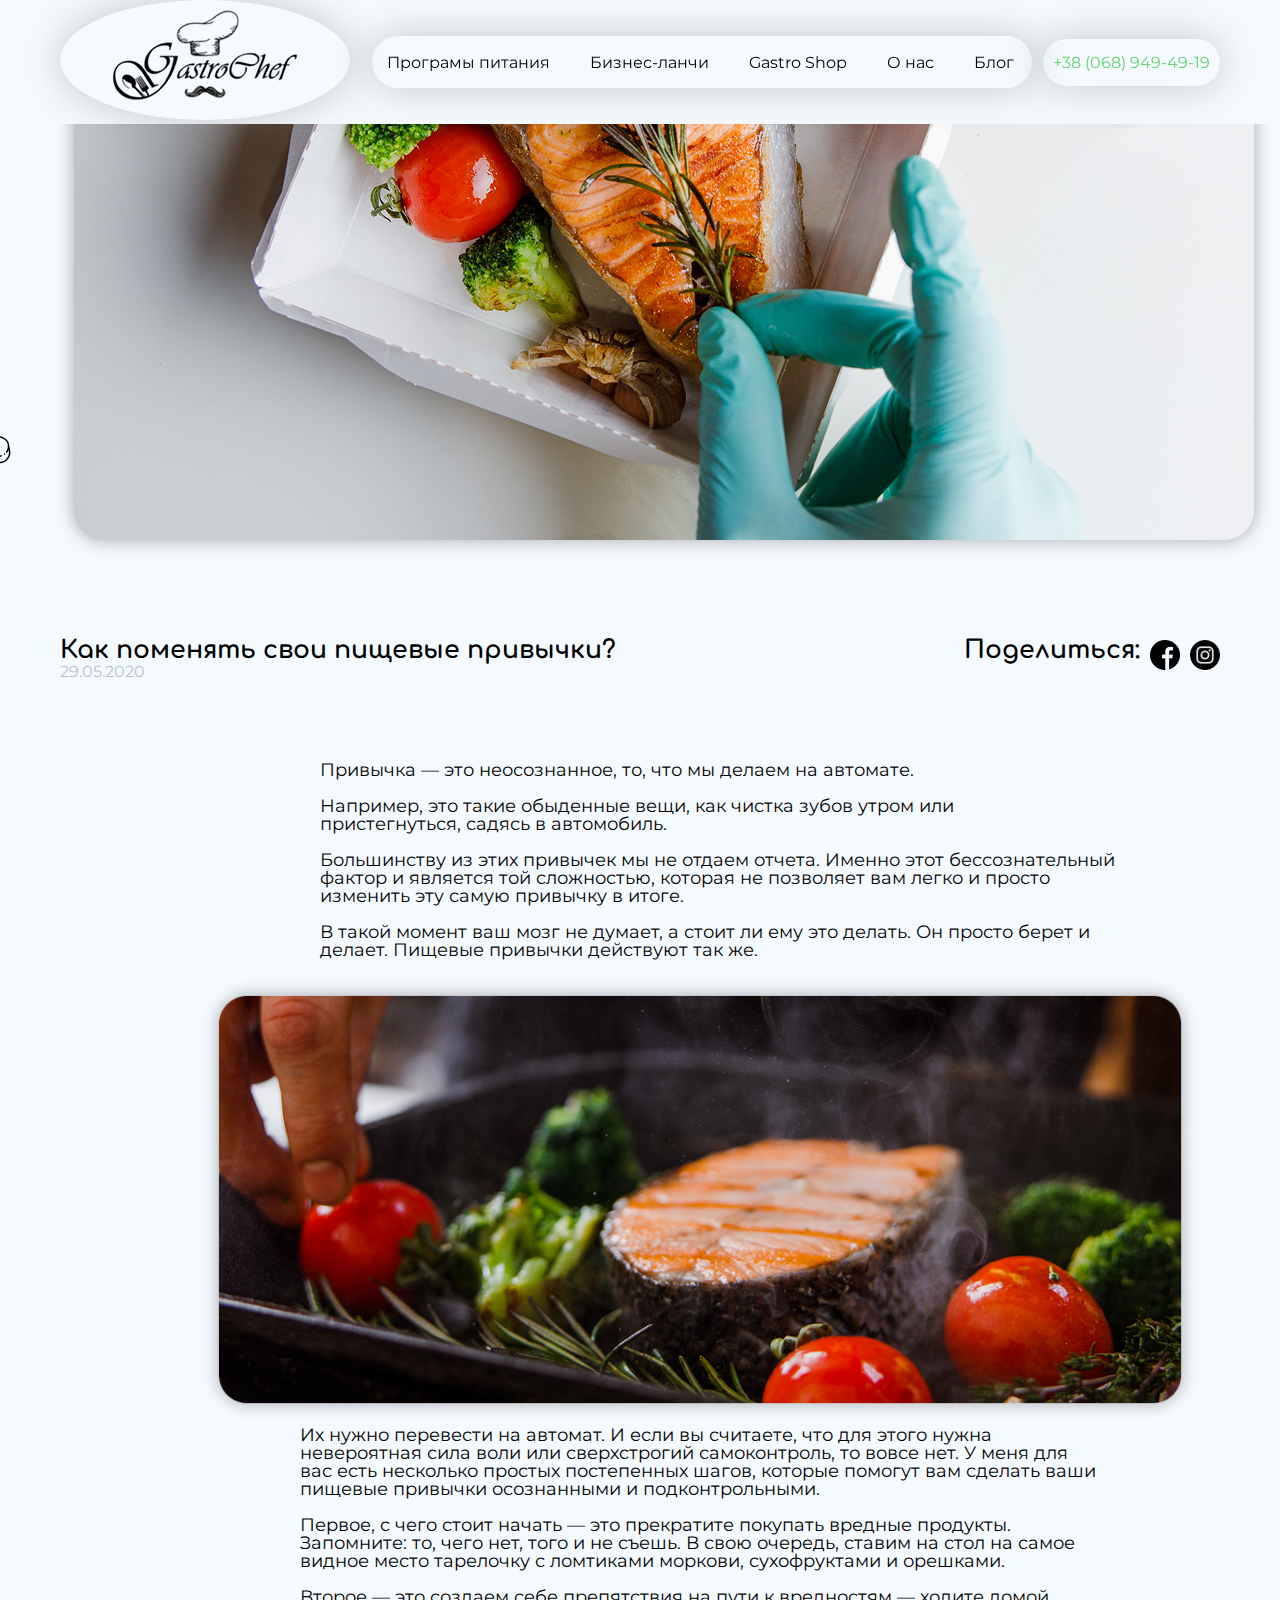
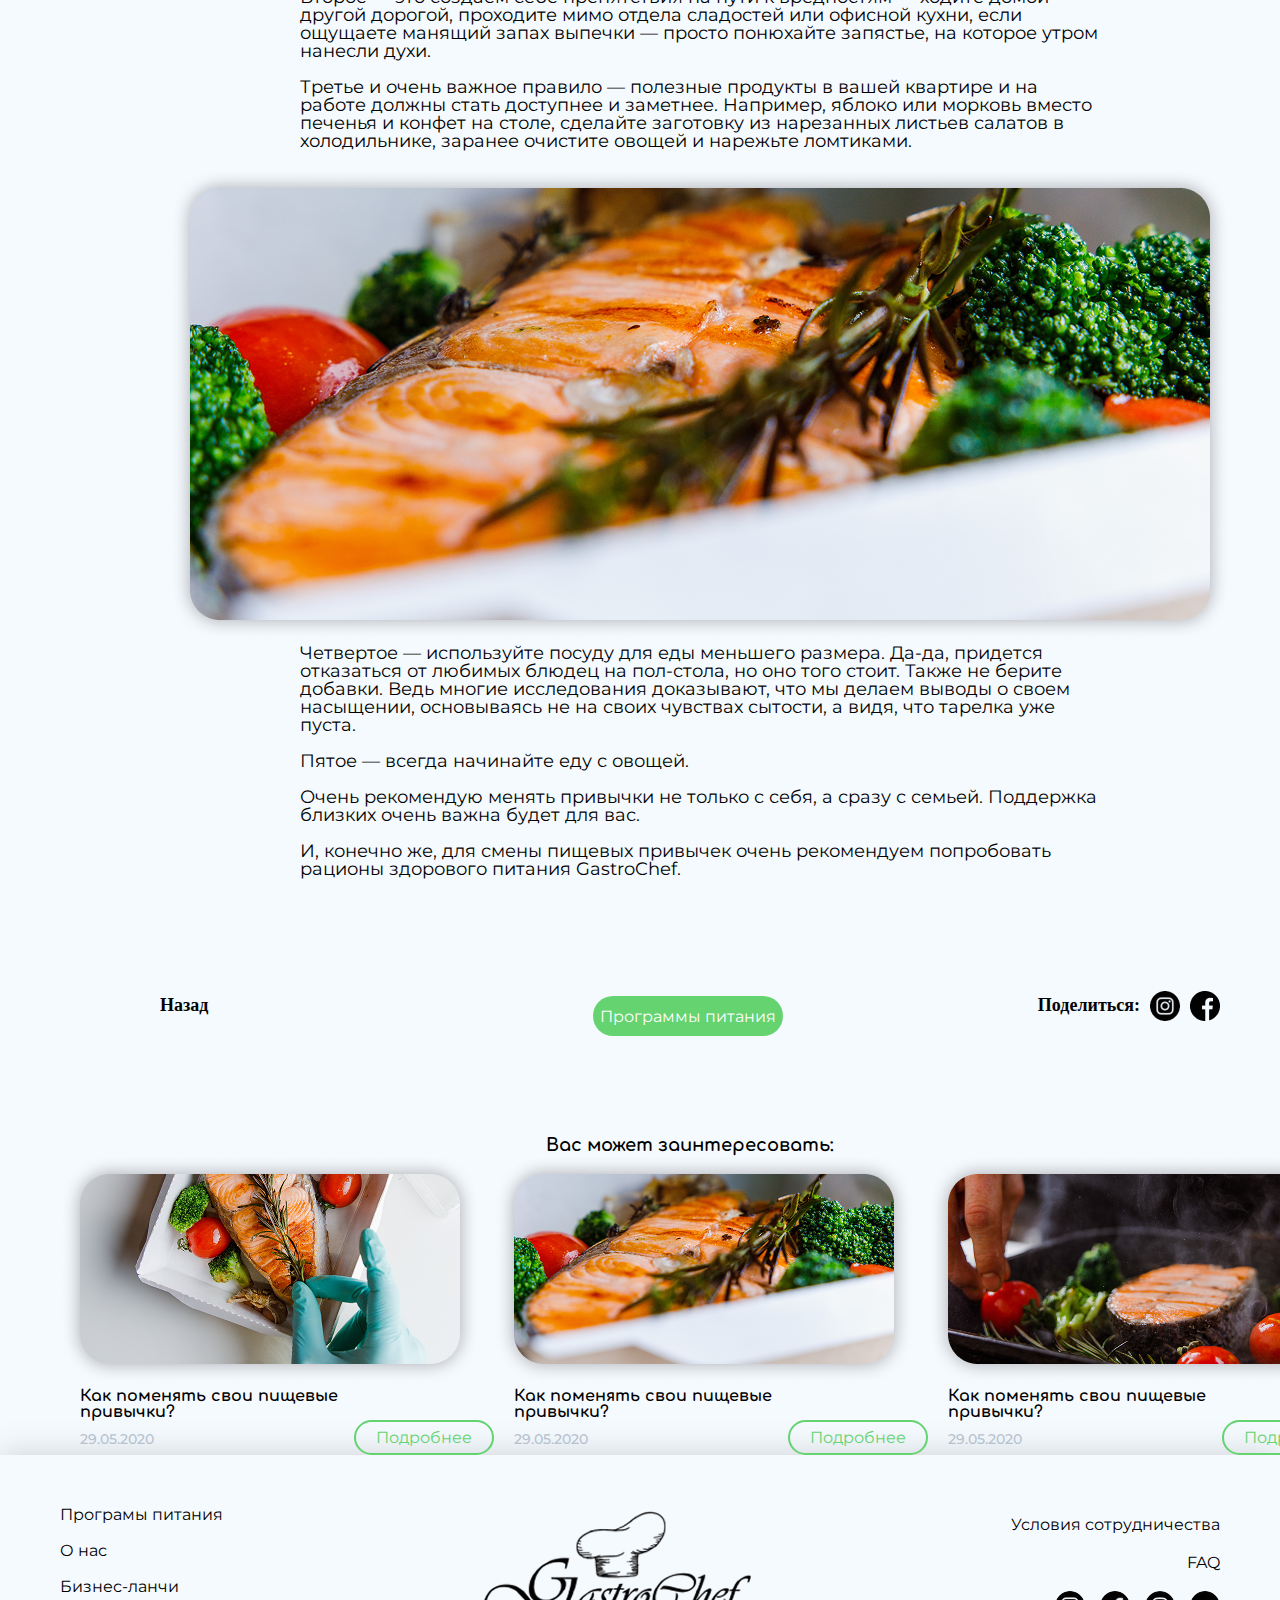
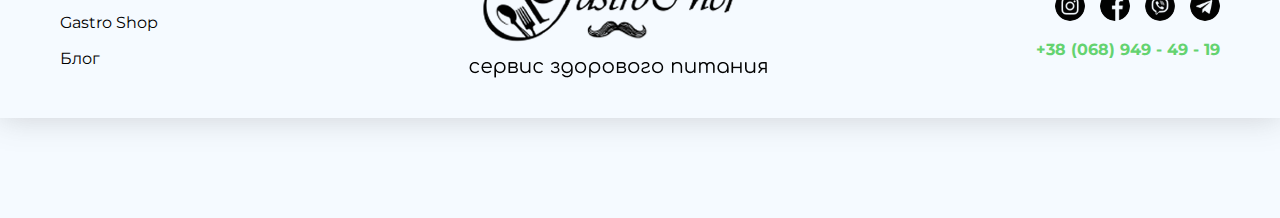
<file: html/blog.html>
<!DOCTYPE html>
<html lang="en">

<head>
    <meta charset="UTF-8">
    <meta name="viewport" content="width=device-width, initial-scale=1.0">
    <link rel="stylesheet" href="../css/blog.css">
    <title>Gastro Chef</title>
</head>

<body>
    <header class="header">
        <div class="header__container container">
            <div class="header__logo">
                <img src="../images/banner.png" alt="logo" class="header__img">
            </div>

            <input type="checkbox" id="menu-toggle" class="menu-toggle">
            <label for="menu-toggle" class="hamburger">
                <span></span>
                <span></span>
                <span></span>
            </label>

            <nav class="header__menu">
                <a href="#agenda" class="header__link">Програмы питания</a>
                <a href="./html/biznes.html" class="header__link">Бизнес-ланчи</a>
                <a href="./html/shop.html" class="header__link">Gastro Shop</a>
                <a href="./html/about.html" class="header__link">О нас</a>
                <a href="./html/blog.html" class="header__link">Блог</a>
            </nav>

            <div class="header__contacts">
                <a href="tel:+380689494919" class="header__phone">+38 (068) 949-49-19</a>
            </div>

        </div>

        <div class="container header__lang">
            <a href="#" class="header__lang-link">RU</a>
            <a href="#" class="header__lang-link">UA</a>
            <a href="#" class="header__lang-link">EN</a>
        </div>
    </header>
    <main>
        <div class="hero__container container">
            <div class="hero__box">
                <div class="hero__box-img">
                    <img src="..//image/Ккал.png" alt="" class="hero__left-img">
                    <img src="..//image/fish_1.png" alt="" class="hero__left-img">
                    <img src="..//image/carrot.png" alt="" class="hero__left-img">
                    <img src="..//image/bottle.png" alt="" class="hero__left-img">
                    <img src="..//image/meat.png" alt="" class="hero__left-img">
                    <img src="..//image/table.png" alt="" class="hero__left-img">
                </div>
                <img src="..//image/smallfish.png" alt="" class="hero__img">
            </div>
            <div class="hero__box-link">
                <div class="hero__link">
                    <a href="" class="hero__text-h3">Как поменять свои пищевые привычки?</a>
                    <p class="hero__number">29.05.2020</p>
                </div>
                <div class="hero__img-link">
                    <h3 class="hero__text-h3">Поделиться:</h3>
                    <a href="">
                        <img src="..//image/face.png" alt="" class="hero__img-inter">
                    </a>
                    <a href="">
                        <img src="..//image/ins.png" alt="" class="hero__img-inter">
                    </a>
                </div>
            </div>
        </div>
    </main>
    <section>
        <div class="information__containern container">
            <div class="information__box-text">
                <p class="information__text-2">Привычка — это неосознанное, то, что мы делаем на автомате.</p><br>
                <p class="information__text-2">Например, это такие обыденные вещи, как чистка зубов утром или
                    пристегнуться, садясь в автомобиль.</p><br>
                <p class="information__text-1">Большинству из этих привычек мы не отдаем отчета. Именно этот
                    бессознательный фактор и является
                    той сложностью, которая не позволяет вам легко и просто изменить эту самую привычку в итоге. </p>
                <br>
                <p class="information__text-1">В такой момент ваш мозг не думает, а стоит ли ему это делать. Он просто
                    берет и делает. Пищевые привычки действуют так же. </p><br>
                <div class="information__box-1">
                    <img src="..//image/small.png" alt="" width="1000px">
                    <p class="information__text-p">Их нужно перевести на автомат. И если вы считаете, что для этого
                        нужна невероятная сила воли или сверхстрогий самоконтроль, то вовсе нет. У меня для вас есть
                        несколько
                        простых постепенных шагов, которые помогут вам сделать ваши пищевые привычки осознанными и
                        подконтрольными.</p><br>
                    <p class="information__text-p">Первое, с чего стоит начать — это прекратите покупать вредные
                        продукты. Запомните: то, чего нет, того и не съешь. В свою
                        очередь, ставим на стол на самое видное место тарелочку с ломтиками моркови, сухофруктами и
                        орешками.</p><br>
                    <p class="information__text-p">Второе — это создаем себе препятствия на пути к вредностям — ходите
                        домой другой дорогой, проходите мимо отдела сладостей или офисной кухни, если ощущаете
                        манящий запах выпечки — просто понюхайте запястье, на которое утром нанесли духи. </p><br>
                    <p class="information__text-p">Третье и очень важное правило — полезные продукты в вашей квартире и
                        на работе должны стать доступнее и заметнее. Например, яблоко или морковь вместо печенья и
                        конфет на столе, сделайте заготовку
                        из нарезанных листьев салатов в холодильнике, заранее очистите овощей и нарежьте ломтиками.</p>
                    <br>
                    <img src="..//image/smallvegafish.png" alt="" class="information__box-img">
                    <div class="information__box-text-1">
                        <p class="information__text-1">Четвертое — используйте посуду для еды меньшего размера. Да-да,
                            придется отказаться от любимых блюдец на пол-стола,
                            но оно того стоит. Также не берите добавки. Ведь многие исследования доказывают, что мы
                            делаем выводы о своем насыщении, основываясь не на своих чувствах сытости, а видя, что
                            тарелка уже пуста.</p><br>
                        <p class="information__text-1">Пятое — всегда начинайте еду с овощей. </p><br>
                        <p class="information__text-1">Очень рекомендую менять привычки не только с себя, а сразу с
                            семьей. Поддержка близких очень важна будет для вас. </p><br>
                        <p class="information__text-1">И, конечно же, для смены пищевых привычек очень рекомендуем
                            попробовать рационы здорового питания GastroChef.</p><br>
                    </div>
                </div>
            </div>
            <div class="information__link-end">
                <a href="" class="information__link__end-a">Назад</a>
                <a href="" class="information__button">Программы питания</a>
                <div class="information__link-inter">
                    <a href="" class="information__link__end-a">Поделиться:</a>
                    <img src="..//image/ins.png" alt="" class="information__img" width="30px" height="30px">
                    <img src="..//image/face.png" alt="" class="information__img" width="30px" height="30px">
                </div>
            </div>
        </div>
    </section>
    <section>
        <div class="interes__container container">
            <h1 class="interes__text-head">Вас может заинтересовать:</h1>
            <ul class="interes__list">
                <li>
                    <img src="..//image/bigfish.png" alt="">
                    <h3 class="interes__text-h3">Как поменять свои пищевые привычки?</h3>
                    <div class="interes__box-flex">
                        <p class="interes__text-p">29.05.2020</p>
                        <a href="" class="interes__text-a">Подробнее</a>
                    </div>
                </li>
                <li>
                    <img src="..//image/bigvegafish.png" alt="">
                    <h3 class="interes__text-h3">Как поменять свои пищевые привычки?</h3>
                    <div class="interes__box-flex">
                        <p class="interes__text-p">29.05.2020</p>
                        <a href="" class="interes__text-a">Подробнее</a>
                    </div>
                </li>
                <li>
                    <img src="..//image/big.png" alt="">
                    <h3 class="interes__text-h3">Как поменять свои пищевые привычки?</h3>
                    <div class="interes__box-flex">
                        <p class="interes__text-p">29.05.2020</p>
                        <a href="" class="interes__text-a">Подробнее</a>
                    </div>
                </li>
            </ul>
        </div>
    </section>
    <footer class="footer">
        <div class="container footer__container">
            <ul class="footer__list">
                <li class="footer__item">
                    <a href="#agenda" class="footer__link">Програмы питания</a>
                </li>
                <li class="footer__item">
                    <a href="./html/about.html" class="footer__link">О нас</a>
                </li>
                <li class="footer__item">
                    <a href="./html/biznes.html" class="footer__link">Бизнес-ланчи</a>
                </li>
                <li class="footer__item">
                    <a href="./html/shop.html" class="footer__link">Gastro Shop</a>
                </li>
                <li class="footer__item">
                    <a href="./html/blog.html" class="footer__link">Блог</a>
                </li>
            </ul>
            <img src="../images/footerbanner.png" alt="" class="footer__banner">
            <ul class="footer__lists">
                <li class="footer__items">
                    <a href="#" class="footer__links">Условия
                        сотрудничества</a>
                </li>
                <li class="footer__items">
                    <a href="#" class="footer__links">FAQ</a>
                </li>
                <li class="footer__items">
                    <span class="footer__span">
                        <a href="http://www.instagram.com" target="_blank" rel="noopener noreferrer">
                            <img src="../images/insta.svg" alt="" class="">
                        </a>
                        <a href="http://www.facebook.com" target="_blank" rel="noopener noreferrer">
                            <img src="../images/fb.svg" alt="" class="">
                        </a>
                        <a href="http://www.whatsapp.com" target="_blank" rel="noopener noreferrer">
                            <img src="../images/wapp.svg" alt="" class="">
                        </a>
                        <a href="http://www.telegram.com" target="_blank" rel="noopener noreferrer">
                            <img src="../images/tg.svg" alt="" class="">
                        </a>
                    </span>
                </li>
                <li class="footer__items">
                    <a href="tel:++38 (068) 949 - 49 - 19" class="footer__tel">
                        +38 (068) 949 - 49 - 19
                    </a>
                </li>
            </ul>
        </div>
    </footer>
</body>

</html>
</file>
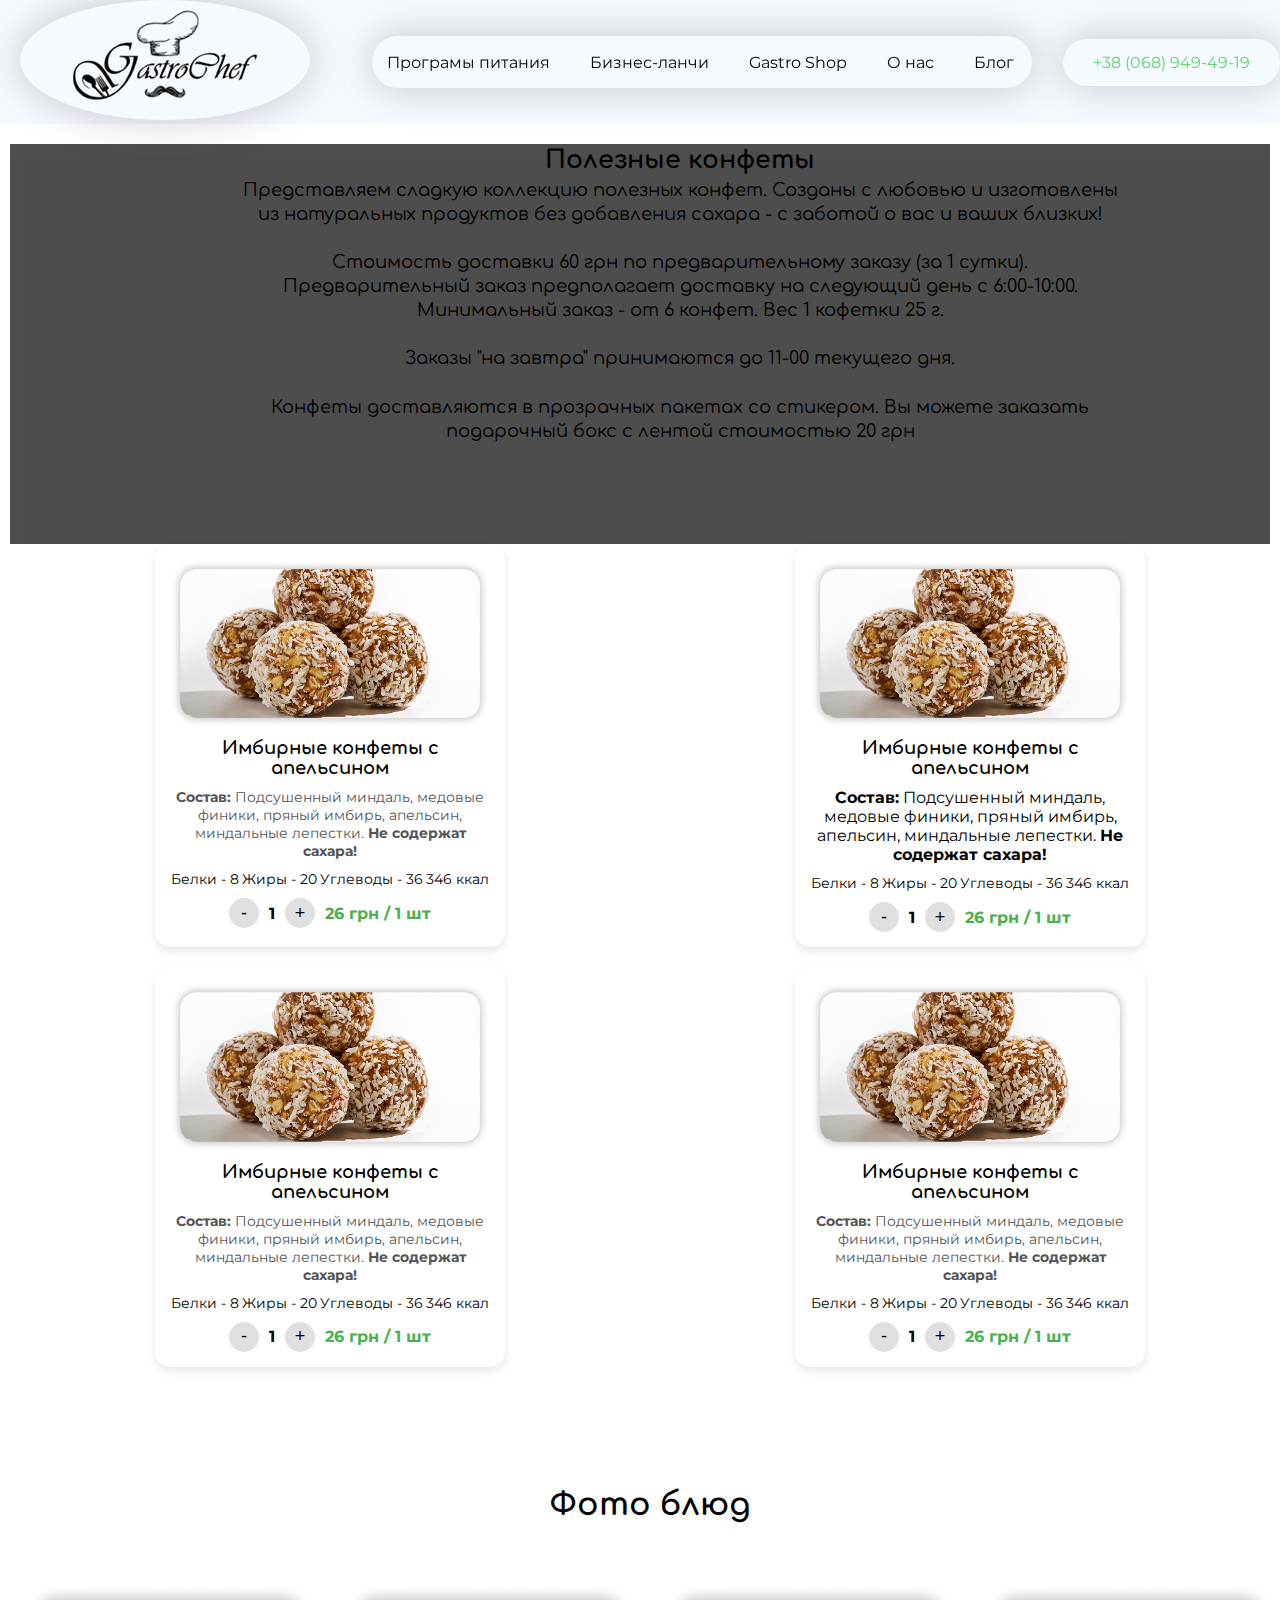
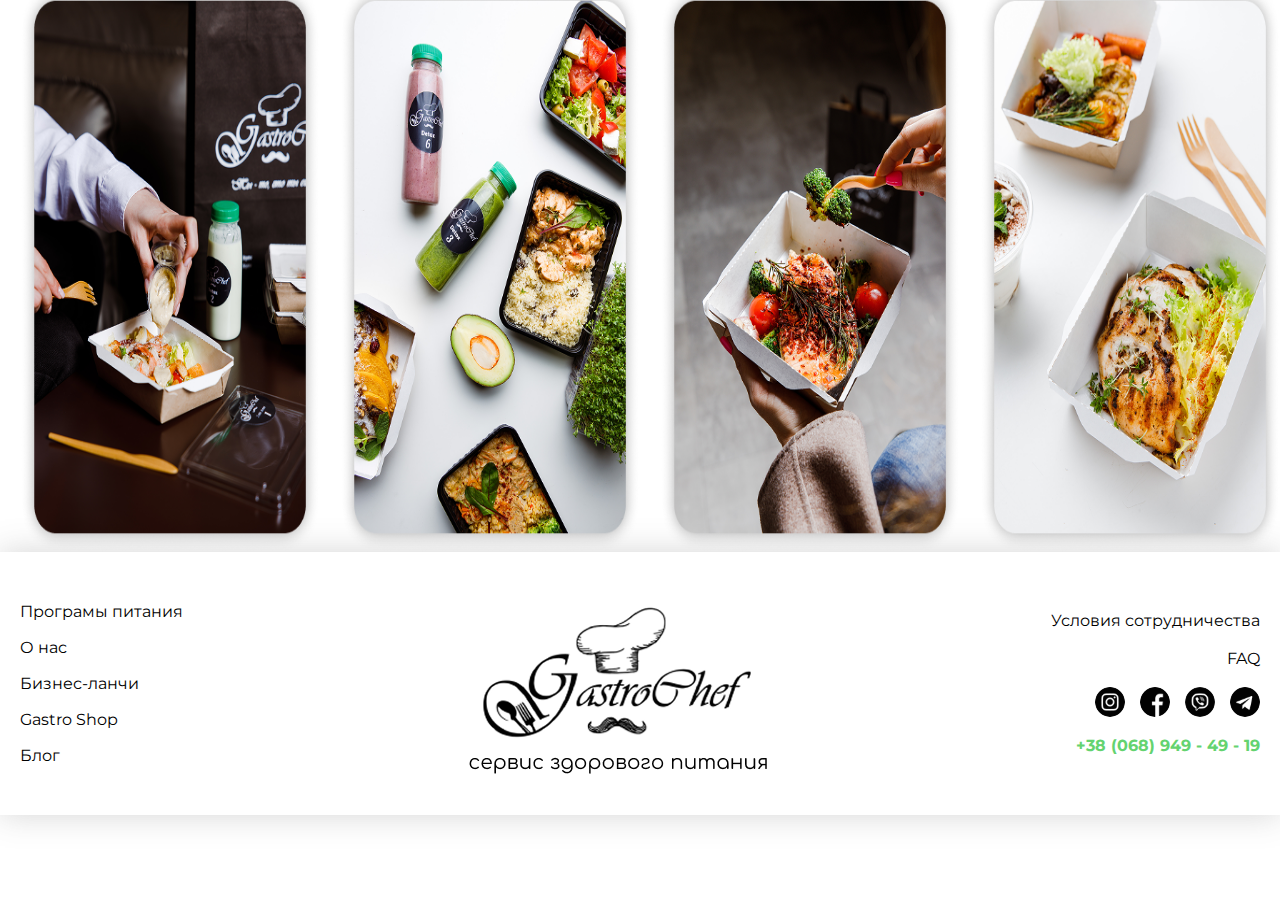
<file: html/shop.html>
<!DOCTYPE html>
<html lang="en">

<head>
    <meta charset="UTF-8">
    <meta name="viewport" content="width=device-width, initial-scale=1.0">
    <link rel="stylesheet" href="/css/shop.css">
    <title>Gastro Chef</title>
</head>

<body>
    <header class="header">
        <div class="header__container container">
            <div class="header__logo">
                <img src="../images/banner.png" alt="logo" class="header__img">
            </div>

            <input type="checkbox" id="menu-toggle" class="menu-toggle">
            <label for="menu-toggle" class="hamburger">
                <span></span>
                <span></span>
                <span></span>
            </label>

            <nav class="header__menu">
                <a href="#agenda" class="header__link">Програмы питания</a>
                <a href="./html/biznes.html" class="header__link">Бизнес-ланчи</a>
                <a href="./html/shop.html" class="header__link">Gastro Shop</a>
                <a href="./html/about.html" class="header__link">О нас</a>
                <a href="./html/blog.html" class="header__link">Блог</a>
            </nav>

            <div class="header__contacts">
                <a href="tel:+380689494919" class="header__phone">+38 (068) 949-49-19</a>
            </div>

        </div>

        <div class="container header__lang">
            <a href="#" class="header__lang-link">RU</a>
            <a href="#" class="header__lang-link">UA</a>
            <a href="#" class="header__lang-link">EN</a>
        </div>
    </header>
    <br> <br>
    <br> <br>
    <br> <br>
    <br> <br>


    <main>
        <section class="container hero__container">
            <div class="container hero__box">
                <h1 class="hero__title">Полезные конфеты</h1>
                <p class="hero__text">
                    Представляем сладкую коллекцию полезных конфет. Созданы с любовью и изготовлены <br> из натуральных
                    продуктов без добавления сахара - с заботой о вас и ваших близких! <br> <br>
                </p>
                <p class="hero__text">
                    Стоимость доставки 60 грн по предварительному заказу (за 1 сутки). <br>
                    Предварительный заказ предполагает доставку на следующий день с 6:00-10:00. <br>
                    Минимальный заказ - от 6 конфет. Вес 1 кофетки 25 г. <br> <br>
                </p>
                <p class="hero__text">
                    Заказы "на завтра" принимаются до 11-00 текущего дня. <br> <br>
                </p>
                <p class="hero__text">
                    Конфеты доставляются в прозрачных пакетах со стикером. Вы можете заказать <br> подарочный бокс с
                    лентой стоимостью 20 грн
                </p>
            </div>
        </section>

        <section class="container middel__container">
            <div class="middel__grid">
                <div class="middel__card container">
                    <img src="../imagess/figma.png" alt="Имбирные конфеты" class="middel__image">
                    <div class="middel__info">
                        <h2 class="middel__title">Имбирные конфеты с апельсином</h2>
                        <p class="middel__composition">
                            <strong>Состав:</strong> Подсушенный миндаль, медовые финики, пряный имбирь, апельсин,
                            миндальные лепестки.
                            <strong class="no-sugar">Не содержат сахара!</strong>
                        </p>
                        <div class="nutrition">
                            <span>Белки - 8</span>
                            <span>Жиры - 20</span>
                            <span>Углеводы - 36</span>
                            <span>346 ккал</span>
                        </div>
                        <div class="order-section">
                            <button class="minus">-</button>
                            <span class="quantity">1</span>
                            <button class="plus">+</button>
                            <span class="price">26 грн / 1 шт</span>
                        </div>
                    </div>
                </div>
                <div class="middel__card container">
                    <img src="../imagess/figma.png" alt="Имбирные конфеты" class="middel__image">
                    <div class="middel__info">
                        <h2 class="middel__title">Имбирные конфеты с апельсином</h2>
                        <p class="product-composition">
                            <strong>Состав:</strong> Подсушенный миндаль, медовые финики, пряный имбирь, апельсин,
                            миндальные лепестки.
                            <strong class="no-sugar">Не содержат сахара!</strong>
                        </p>
                        <div class="nutrition">
                            <span>Белки - 8</span>
                            <span>Жиры - 20</span>
                            <span>Углеводы - 36</span>
                            <span>346 ккал</span>
                        </div>
                        <div class="order-section">
                            <button class="minus">-</button>
                            <span class="quantity">1</span>
                            <button class="plus">+</button>
                            <span class="price">26 грн / 1 шт</span>
                        </div>
                    </div>
                </div>
                <div class="middel__card container">
                    <img src="../imagess/figma.png" alt="Имбирные конфеты" class="middel__image">
                    <div class="product-info">
                        <h2 class="middel__title">Имбирные конфеты с апельсином</h2>
                        <p class="middel__composition">
                            <strong>Состав:</strong> Подсушенный миндаль, медовые финики, пряный имбирь, апельсин,
                            миндальные лепестки.
                            <strong class="no-sugar">Не содержат сахара!</strong>
                        </p>
                        <div class="nutrition">
                            <span>Белки - 8</span>
                            <span>Жиры - 20</span>
                            <span>Углеводы - 36</span>
                            <span>346 ккал</span>
                        </div>
                        <div class="order-section">
                            <button class="minus">-</button>
                            <span class="quantity">1</span>
                            <button class="plus">+</button>
                            <span class="price">26 грн / 1 шт</span>
                        </div>
                    </div>
                </div>
                <div class="middel__card container">
                    <img src="/../imagess/figma.png" alt="Имбирные конфеты" class="middel__image">
                    <div class="middel__info">
                        <h2 class="middel__title">Имбирные конфеты с апельсином</h2>
                        <p class="middel__composition">
                            <strong>Состав:</strong> Подсушенный миндаль, медовые финики, пряный имбирь, апельсин,
                            миндальные лепестки.
                            <strong class="no-sugar">Не содержат сахара!</strong>
                        </p>
                        <div class="nutrition">
                            <span>Белки - 8</span>
                            <span>Жиры - 20</span>
                            <span>Углеводы - 36</span>
                            <span>346 ккал</span>
                        </div>
                        <div class="order-section">
                            <button class="minus">-</button>
                            <span class="quantity">1</span>
                            <button class="plus">+</button>
                            <span class="price">26 грн / 1 шт</span>
                        </div>
                    </div>
                </div>
            </div>

        </section>
        <section class="foto">
            <div class="container foto__container">
                <h1 class="foto__title">
                    Фото блюд
                </h1>
                <div class="foto__flex">
                    <img src="../images/1.png" alt="" class="foto__foto foto__foto1">
                    <img src="../images/2.png" alt="" class="foto__foto foto__foto2">
                    <img src="../images/3.png" alt="" class="foto__foto foto__foto3">
                    <img src="../images/4.png" alt="" class="foto__foto foto__foto4">
                </div>
            </div>
        </section>
    </main>
    <footer class="footer">
        <div class="container footer__container">
            <ul class="footer__list">
                <li class="footer__item">
                    <a href="#agenda" class="footer__link">Програмы питания</a>
                </li>
                <li class="footer__item">
                    <a href="./html/about.html" class="footer__link">О нас</a>
                </li>
                <li class="footer__item">
                    <a href="./html/biznes.html" class="footer__link">Бизнес-ланчи</a>
                </li>
                <li class="footer__item">
                    <a href="./html/shop.html" class="footer__link">Gastro Shop</a>
                </li>
                <li class="footer__item">
                    <a href="./html/blog.html" class="footer__link">Блог</a>
                </li>
            </ul>
            <img src="../images/footerbanner.png" alt="" class="footer__banner">
            <ul class="footer__lists">
                <li class="footer__items">
                    <a href="#" class="footer__links">Условия
                        сотрудничества</a>
                </li>
                <li class="footer__items">
                    <a href="#" class="footer__links">FAQ</a>
                </li>
                <li class="footer__items">
                    <span class="footer__span">
                        <a href="http://www.instagram.com" target="_blank" rel="noopener noreferrer">
                            <img src="../images/insta.svg" alt="" class="">
                        </a>
                        <a href="http://www.facebook.com" target="_blank" rel="noopener noreferrer">
                            <img src="../images/fb.svg" alt="" class="">
                        </a>
                        <a href="http://www.whatsapp.com" target="_blank" rel="noopener noreferrer">
                            <img src="../images/wapp.svg" alt="" class="">
                        </a>
                        <a href="http://www.telegram.com" target="_blank" rel="noopener noreferrer">
                            <img src="../images/tg.svg" alt="" class="">
                        </a>
                    </span>
                </li>
                <li class="footer__items">
                    <a href="tel:++38 (068) 949 - 49 - 19" class="footer__tel">
                        +38 (068) 949 - 49 - 19
                    </a>
                </li>
            </ul>
        </div>
    </footer>
</body>

</html>
</file>
<file: css/main.css>
@charset "UTF-8";
@import url("https://fonts.googleapis.com/css2?family=Comfortaa:wght@300..700&display=swap");
@import url("https://fonts.googleapis.com/css2?family=Montserrat:ital,wght@0,100..900;1,100..900&display=swap");
* {
  margin: 0;
  padding: 0;
  box-sizing: border-box;
}

html {
  scroll-behavior: smooth;
}

body {
  background-color: var(--body-color);
  transition: background-color 0.3s ease;
}

.container {
  margin: 0 auto;
  padding: 0 20px;
  width: 1285px;
}

input,
textarea,
select,
option,
button,
label {
  border: none;
  outline: none;
}

ul,
ol {
  list-style: none;
}

a {
  text-decoration: none;
  color: var(--alltexts-color);
}

:root {
  --alltexts-color: #1A212F;
  --body-color: #F5FAFF;
}

h1,
h2,
h3,
h4,
h5,
h6 {
  color: var(--alltexts-color);
}

p {
  color: var(--alltexts-color);
}

.dark-theme {
  --alltexts-color: #fff;
  --body-color: #222;
}

@media screen and (max-width: 768px) {
  .container {
    width: 100%;
    max-width: 690px;
  }
}
@media screen and (max-width: 480px) {
  .container {
    width: 100%;
    max-width: 380px;
  }
}
body {
  font-family: "Comfortaa" sans-serif;
}

h1,
h2,
h3,
h4,
h5,
h6,
label {
  font-family: "Comfortaa", sans-serif;
}

p,
a,
span,
summary {
  font-family: "Montserrat", sans-serif;
}

.header {
  position: fixed;
  top: 0;
  left: 0;
  right: 0;
  width: 100%;
  z-index: 1000;
  background-color: #F5FAFF;
}
.header__container {
  display: flex;
  justify-content: space-between;
  align-items: center;
}
.header__logo img {
  width: 100%;
  height: auto;
  box-shadow: 0px 0px 40px 0px rgba(86, 86, 86, 0.3019607843);
  border-radius: 100% !important;
  -o-object-fit: cover;
     object-fit: cover;
}
.header__menu {
  display: flex;
  align-items: center;
  gap: 40px;
  width: 660px;
  padding: 0 15px;
  height: 52px;
  box-shadow: 0px 0px 40px 0px rgba(86, 86, 86, 0.3019607843);
  border-radius: 190px;
}
.header__link {
  transition: all 0.3s ease;
}
.header__link:hover, .header__link:focus {
  color: #64D370;
}
.header__contacts a {
  transition: all 0.3s ease;
  padding: 14px 30px;
  border-radius: 190px;
  box-shadow: 0px 0px 40px 0px rgba(86, 86, 86, 0.3019607843);
  color: #64D370;
}
.header__lang {
  display: flex;
  align-items: center;
  gap: 15px;
  padding-left: 350px;
}
.header__lang a {
  transition: all 0.3s ease;
  box-shadow: 0px 0px 40px 0px rgba(86, 86, 86, 0.3019607843);
  width: 35px;
  height: 35px;
  border-radius: 100%;
  display: flex;
  align-items: center;
  justify-content: center;
}
.header__lang a:focus {
  background-color: #64D370;
  color: #fff;
}
.header .menu-toggle {
  display: none;
}
@media (max-width: 768px) {
  .header__logo img {
    width: 160px;
  }
  .header__menu {
    gap: 20px;
    max-width: 350px;
    padding: 0 10px;
    height: 40px;
    gap: 10px;
  }
  .header__contacts a {
    font-size: 10px;
    padding: 13px 5px;
  }
  .header__link {
    font-size: 10px;
  }
}
@media (max-width: 480px) {
  .header__logo img {
    width: 100px;
  }
  .header__container {
    position: relative;
    display: flex;
    justify-content: space-between;
    align-items: center;
    width: 300px;
  }
  .header__menu {
    display: none;
    flex-direction: column;
    align-items: center;
    position: absolute;
    top: 60px;
    left: 0;
    width: 100%;
    background: #F5FAFF;
    box-shadow: 0px 5px 10px rgba(0, 0, 0, 0.1);
    padding: 15px 0;
    text-align: center;
    z-index: 100;
  }
  .header .menu-toggle {
    display: none;
  }
  .header .menu-toggle:checked ~ .header__menu {
    display: flex;
  }
  .header .hamburger {
    display: flex;
    flex-direction: column;
    gap: 5px;
    width: 35px;
    height: 30px;
    justify-content: center;
    align-items: center;
    cursor: pointer;
    z-index: 200;
  }
  .header .hamburger span {
    width: 100%;
    height: 3px;
    background: black;
    transition: all 0.3s ease;
  }
  .header .menu-toggle:checked + .hamburger span:nth-child(1) {
    transform: translateY(8px) rotate(45deg);
  }
  .header .menu-toggle:checked + .hamburger span:nth-child(2) {
    opacity: 0;
  }
  .header .menu-toggle:checked + .hamburger span:nth-child(3) {
    transform: translateY(-8px) rotate(-45deg);
  }
  .header__contacts a {
    display: none;
  }
  .header__contacts::after {
    content: "📞";
    font-size: 20px;
    cursor: pointer;
    width: 20px;
    height: 20px;
  }
}
.header__lang {
  display: none;
}

.hero {
  margin-top: 150px;
}
.hero__container {
  display: flex;
  justify-content: space-between;
  align-items: center;
}
.hero__title {
  font-size: 40px;
  font-weight: 700;
  margin-bottom: 15px;
  max-width: 477px;
}
.hero__span {
  color: #64D370;
}
.hero__description {
  margin-bottom: 40px;
  max-width: 454px;
  font-size: 20px;
}
.hero__flex {
  display: flex;
  align-items: center;
  gap: 30px;
}
.hero__button {
  padding: 12px 35px;
  border-radius: 190px;
  box-shadow: 0px 0px 40px 0px rgba(86, 86, 86, 0.3019607843);
  color: #fff;
  background-color: #64D370;
  transition: all 0.3s ease;
}
.hero__button:hover {
  transform: scale(1.1);
}
.hero__button:active {
  transform: scale(0.9);
}
.hero__span1 {
  color: #64D370;
  font-weight: 700;
  font-size: 35px;
}

@media only screen and (max-width: 768px) {
  .hero {
    margin-top: 100px;
  }
  .hero__img {
    width: 300px;
  }
  .hero__title {
    font-size: 18px;
    width: 217px;
  }
  .hero__description {
    font-size: 12px;
  }
  .hero__flex {
    flex-direction: column;
    align-items: start;
  }
}
@media only screen and (max-width: 480px) {
  .hero__container {
    flex-direction: column-reverse;
    align-items: center;
  }
}
.plan {
  margin-top: 39px;
}
.plan__boxes {
  display: flex;
  justify-content: space-between;
  align-items: center;
  text-align: center;
}
.plan__box {
  width: 170px;
}
.plan__text {
  font-size: 12px;
}

@media only screen and (max-width: 768px) {
  .plan__img {
    width: 36px;
  }
  .plan__text {
    font-size: 7px;
  }
  .plan__box {
    width: 100px;
  }
}
@media only screen and (max-width: 480px) {
  .plan__container {
    display: grid;
    place-items: center;
  }
  .plan__boxes {
    display: grid;
    grid-template-columns: repeat(2, 1fr);
    width: 100%;
  }
}
.agenda {
  margin-top: 50px;
}
.agenda__flex {
  display: flex;
  justify-content: space-evenly;
}
.agenda__choose {
  padding: 17px 80px;
  border-radius: 190px;
  background-color: #DEE6EE;
  transition: all 0.3s ease;
  cursor: pointer;
}
.agenda__choose:hover, .agenda__choose:focus {
  background-color: #64D370;
  color: #fff;
  box-shadow: 0px 0px 40px 0px rgba(86, 86, 86, 0.3019607843);
}
.agenda__boxes {
  display: flex;
  justify-content: space-between;
  align-items: center;
  margin-top: 70px;
}
.agenda__box {
  cursor: pointer;
}
.agenda__box h3,
.agenda__box p {
  transition: color 0.3s ease;
}
.agenda__box:hover h3,
.agenda__box:hover p, .agenda__box:focus h3,
.agenda__box:focus p {
  color: #64D370;
}
.agenda__fitness {
  display: flex;
  flex-direction: column;
  gap: 20px;
  justify-content: center;
  align-items: center;
  width: 380px;
  height: 250px;
  border-radius: 30px;
  background-color: #64D370;
}
.agenda__subtitle {
  display: flex;
  gap: 20px;
  color: #fff;
}
.agenda__subtext {
  color: #fff;
  font-weight: 500;
  font-size: 18px;
}
.agenda__text {
  width: 280px;
  height: auto;
  color: #fff;
}
.agenda__grid {
  display: grid;
  gap: 15px;
}
.agenda__flex1 {
  display: flex;
  max-width: 380px;
  justify-content: space-between;
}
.agenda__link {
  padding: 13px 35px;
  width: 280px;
  height: 50px;
  background: #64D370;
  color: #fff;
  text-align: center;
  box-shadow: 0px 0px 40px rgba(86, 86, 86, 0.3);
  border-radius: 190px;
  transition: all 0.3s ease;
}
.agenda__link:hover {
  transform: scale(1.1);
}
.agenda__link:active {
  transform: scale(0.9);
}
.agenda__left {
  display: flex;
  flex-direction: column;
  justify-content: center;
  align-items: center;
  gap: 50px;
}
.agenda__frame {
  display: flex;
  flex-direction: row;
  justify-content: space-between;
  margin-top: 50px;
}
.agenda__right {
  width: 780px;
}
.agenda__data {
  display: flex;
  justify-content: space-between;
  width: 780px;
  height: auto;
  padding: 13px 50px;
  border-radius: 30px;
  box-shadow: 0px 0px 40px 0px rgba(86, 86, 86, 0.3019607843);
}
.agenda__data h2 {
  transition: all 0.3s ease;
  cursor: pointer;
}
.agenda__data h2:hover {
  color: #64D370;
}
.agenda__block {
  width: 780px;
  height: auto;
  border-radius: 30px;
  box-shadow: 0px 0px 40px 0px rgba(86, 86, 86, 0.3019607843);
  padding: 50px;
  margin-top: 20px;
  display: flex;
  flex-direction: column;
  gap: 50px;
}
.agenda__flex2 {
  display: flex;
  justify-content: space-between;
  align-items: center;
}

@media only screen and (max-width: 768px) {
  .agenda__choose {
    padding: 10px 70px;
    font-size: 14px;
  }
  .agenda__box h3 {
    font-size: 10px;
  }
  .agenda__box p {
    font-size: 8px;
  }
  .agenda__fitness {
    width: 222px;
    height: 145px;
  }
  .agenda__fitness h1 {
    font-size: 14px;
  }
  .agenda__fitness p {
    font-size: 10px;
  }
  .agenda__text {
    width: 163px;
  }
  .agenda__left {
    gap: 25px;
  }
  .agenda__grid {
    gap: 8px;
  }
  .agenda__flex1 {
    width: 200px;
  }
  .agenda__flex1 p,
  .agenda__flex1 del {
    font-size: 8px;
  }
  .agenda__link {
    padding: 7px 40px;
    font-size: 12px;
    width: 163px;
    height: 35px;
  }
  .agenda__data {
    width: 456px;
    padding: 9px 10px;
  }
  .agenda__data h2 {
    font-size: 10px;
  }
  .agenda__block {
    width: 456px;
    height: auto;
    padding: 17px;
    gap: 25px;
  }
  .agenda__flex2 h4,
  .agenda__flex2 p {
    font-size: 10px;
  }
}
@media only screen and (max-width: 768px) and (max-width: 480px) {
  .agenda__flex {
    flex-direction: column;
    gap: 15px;
  }
  .agenda__boxes {
    margin-top: 40px;
    display: grid;
    grid-template-columns: repeat(3, 1fr);
    gap: 31px;
  }
  .agenda__frame {
    display: grid;
    gap: 40px;
  }
  .agenda__fitness {
    width: 280px;
    padding: 15px;
    height: auto;
  }
  .agenda__grid {
    width: 280px;
    gap: 10px;
    place-content: center;
  }
  .agenda__left {
    flex-direction: column;
    justify-content: center;
    align-items: center;
    width: 276px;
  }
  .agenda__right {
    width: 276px;
  }
  .agenda__data {
    width: 276px;
  }
  .agenda__block {
    width: 276px;
  }
}
.foto {
  margin-top: 120px;
}
.foto__title {
  text-align: center;
  margin-bottom: 60px;
}
.foto__flex {
  display: flex;
  justify-content: space-between;
}
.foto__foto {
  width: 300px;
  height: 570px;
}

@media only screen and (max-width: 768px) {
  .foto__title {
    font-size: 18px;
  }
  .foto__foto {
    width: 300px;
    height: 404px;
  }
  .foto__foto1 {
    display: none;
  }
  .foto__foto2 {
    display: none;
  }
}
@media only screen and (max-width: 480px) {
  .foto {
    display: grid;
    justify-content: center;
    margin-top: 50px;
  }
  .foto__title {
    margin-bottom: 30px;
  }
  .foto__foto {
    width: 240px;
    height: 346px;
    margin-top: 30px;
  }
  .foto__foto4 {
    display: none;
  }
}
.order {
  margin-top: 100px;
  margin-bottom: 150px;
}
.order__container {
  display: flex;
  justify-content: space-between;
  align-items: center;
}
.order__left {
  display: flex;
  flex-direction: column;
  gap: 35px;
  width: 420px;
  height: auto;
  text-align: center;
  justify-content: center;
  align-items: center;
}
.order__form {
  display: flex;
  flex-direction: column;
  gap: 30px;
}
.order__label {
  display: flex;
  flex-direction: column;
  justify-content: left;
  align-items: flex-start;
  gap: 5px;
  width: 100%;
  font-weight: 700;
  font-size: 18px;
}
.order__input {
  width: 418px;
  height: 40px;
  border-radius: 190px;
  padding: 0 20px;
  background-color: #DEE6EE;
}
.order__span {
  color: #64D370;
}
.order__tel {
  border: 3px solid #64D370;
  border-radius: 190px;
  padding: 15px 30px;
  color: #64D370;
  transition: all 0.3s ease;
}
.order__tel:hover {
  transform: scale(1.1);
}
.order__tel:active {
  transform: scale(0.9);
}
.order__link {
  padding: 14px 68px;
  background-color: #64D370;
  color: #fff;
  border-radius: 190px;
  transition: all 0.3s ease;
}
.order__link:hover {
  transform: scale(1.1);
}
.order__link:active {
  transform: scale(0.9);
}
.order__right {
  width: 680px;
  height: auto;
  display: flex;
  flex-direction: column;
  justify-content: center;
  gap: 30px;
}
.order__right details {
  display: flex;
  flex-direction: column;
  width: 100%;
  height: 40px;
  box-shadow: 0px 0px 20px 0px rgba(86, 86, 86, 0.2);
  padding: 10px 20px;
  border-radius: 190px;
}
.order__subtitle {
  text-align: center;
}

@media only screen and (max-width: 768px) {
  .order__container {
    flex-direction: column;
    align-items: center;
    justify-content: center;
  }
  .order__right {
    margin-top: 100px;
  }
}
@media only screen and (max-width: 480px) {
  .order__container {
    flex-direction: column;
    align-items: center;
    justify-content: center;
  }
  .order__right {
    width: 380px;
  }
  .order details {
    font-size: 13px;
    height: 50px;
  }
}
.footer {
  width: 100%;
  height: 263px;
  display: flex;
  justify-content: center;
  align-items: center;
  box-shadow: 0px 0px 30px 0px rgba(86, 86, 86, 0.2509803922);
  margin-bottom: 100px;
}
.footer__container {
  display: flex;
  justify-content: space-between;
  align-items: center;
}
.footer__list {
  display: flex;
  flex-direction: column;
  gap: 17px;
}
.footer__lists {
  display: flex;
  flex-direction: column;
  gap: 19px;
  text-align: right;
  align-items: flex-end;
}
.footer__span {
  display: flex;
  width: 165px;
  height: 30px;
  gap: 15px;
}
.footer__tel {
  color: #64D370;
  font-weight: 700;
}
.footer__links {
  transition: all 0.3s ease;
}
.footer__links:hover {
  color: #64D370;
}
.footer__link {
  transition: all 0.3s ease;
}
.footer__link:hover {
  color: #64D370;
}

@media screen and (max-width: 768px) {
  .footer__banner {
    width: 300px;
  }
  .footer__item a {
    font-size: 14px;
  }
}
@media screen and (max-width: 480px) {
  .footer__container {
    flex-direction: column;
    align-items: center;
    justify-content: center;
  }
  .footer__banner {
    width: 300px;
  }
  .footer__list {
    display: none;
  }
  .footer__links {
    display: none;
  }
}
main {
  background-image: url(../../images/ellipse1.png), url(../../images/ellipse2.png), url(../../images/ellipse3.png), url(../../images/ellipse4.png), url(../../images/ellipse5.png);
  background-position: 0px 700px, right 1400px, left 2000px, right 2300px, left 2700px;
  background-repeat: no-repeat;
  position: relative;
  z-index: -1000;
}

.statin {
  background-image: url(../../images/ellipse.png);
  background-repeat: no-repeat;
  background-position: right;
}

@media screen and (max-width: 768px) {
  main {
    background-image: none;
  }
  .statin {
    background-image: none;
  }
}
@media screen and (max-width: 480px) {
  main {
    background-image: none;
  }
  .statin {
    background-image: none;
  }
}/*# sourceMappingURL=main.css.map */
</file>
<file: css/about.css>
@import url("https://fonts.googleapis.com/css2?family=Comfortaa:wght@300..700&family=Lato:ital,wght@0,100;0,300;0,400;0,700;0,900;1,100;1,300;1,400;1,700;1,900&family=Montserrat:ital,wght@0,100..900;1,100..900&family=Rubik:ital,wght@0,300..900;1,300..900&display=swap");
@import url("https://fonts.googleapis.com/css2?family=Lato:ital,wght@0,100;0,300;0,400;0,700;0,900;1,100;1,300;1,400;1,700;1,900&family=Montserrat:ital,wght@0,100..900;1,100..900&family=Rubik:ital,wght@0,300..900;1,300..900&display=swap");

* {
    margin: 0;
    padding: 0;
    box-sizing: border-box;
}

.container {
    margin: 0 auto;
    padding: 0 20px;
    width: 1320px;
}

html {
    scroll-behavior: smooth;
}

img {
    display: inline-block;
}

ul {
    list-style: none;
}

a {
    text-decoration: none;
}

.a {
    font-family: "Montserrat";
}

h1,
h2,
h3,
h4,
h5,
h6,
span,
p,
b {
    font-family: "Comfortaa";
}

.header__container {
    z-index: 1000;
    padding: 10px 0;
    position: fixed;
    top: 0;
    right: 0;
    left: 0;
    background-color: #fff;
    background: #FFFFFF;
}

.header__logo {
    position: absolute;
    width: 164px;
    height: 154px;
    background: #F5FAFF;
    box-shadow: 0px 0px 40px rgba(86, 86, 86, 0.3);
    border-radius: 130px;
}

.header__navbar {
    display: flex;
}

.header__img {
    height: 100px;
    padding-top: 45px;
    padding-left: 15px;
}

.header__list {
    margin-top: 50px;
    padding-left: 200px;
    padding-top: 15px;
    gap: 40px;
    width: 880px;
    height: 52px;
    background: #F5FAFF;
    box-shadow: 0px 0px 40px rgba(86, 86, 86, 0.3);
    border-radius: 190px;
    display: flex;
}

.header__link {
    font-family: "Montserrat";
    font-style: normal;
    font-weight: 400;
    font-size: 14px;
    color: #020202;
}

.header__link1 {
    font-family: "Montserrat";
    font-style: normal;
    font-weight: 500;
    font-size: 14px;
    color: #64D370;
}

.header__link2 {
    margin-top: 49px;
    width: 280px;
    height: 52px;
    background: #F5FAFF;
    box-shadow: 0px 0px 40px rgba(86, 86, 86, 0.3);
    border-radius: 190px;
    padding: 14px 30px;
    font-family: "Montserrat";
    font-style: normal;
    font-weight: 700;
    font-size: 20px;
    color: #64D370;
}

@media only screen and (max-width: 768px) {
    .header__cotainer {
        align-items: center;
    }
}

.hero__container {
    margin-top: 120px;
}

.hero__worb {
    padding-left: 50px;
}

.hero__statr {
    gap: 100px;
    display: flex;
    align-items: center;
}

.hero__span {
    font-family: "Comfortaa";
    font-style: normal;
    font-weight: 400;
    font-size: 32px;
    line-height: 36px;
    letter-spacing: 0.025em;
    color: #020202;
}

.hero__titlename {
    color: #64D370;
}

.hero__text {
    font-family: "Comfortaa";
    font-style: normal;
    font-weight: 300;
    font-size: 20px;
    line-height: 22px;
    color: #020202;
    padding: 40px 0px 20px;
}

.hero__text2 {
    font-family: "Comfortaa";
    font-style: normal;
    font-weight: 300;
    font-size: 20px;
    line-height: 22px;
    color: #020202;
    padding: 40px 0px 20px;
    padding: 0px 0px 40px;
}

.hero__logo {
    width: 779px;
    height: 717px;
}

@media only screen and (max-width: 568px) {
    .hero__statr {
        flex-direction: column;
    }
}

.bag__container {
    margin-top: 40px;
}

.bag__statr {
    display: flex;
    gap: 20px;
}

.bag__worb {
    padding: 100px;
}

.bag__title {
    padding: 0px 0px 20px;
    font-family: "Comfortaa";
    font-style: normal;
    font-weight: 700;
    font-size: 18px;
    line-height: 20px;
    color: #020202;
}

.bag__text {
    padding: 20px 0px 20px;
    font-family: "Comfortaa";
    font-style: normal;
    font-weight: 300;
    font-size: 12px;
    line-height: 13px;
    color: #020202;
}

.bag__img {
    width: 516px;
    height: 516px;
    padding-left: 50px;
}

@media only screen and (max-width: 568px) {
    .bag__statr {
        flex-direction: column;
        align-items: center;
    }

    .bag__worb {
        text-align: center;
    }
}

.family__statr {
    display: flex;
    margin-top: 100px;
}

.family__art {
    width: 1390px;
    height: 694px;
    filter: drop-shadow(0px 0px 20px rgba(86, 86, 86, 0.6));
}

.family__title {
    padding: 15px 0px 40px;
    font-family: "Comfortaa";
    font-style: normal;
    font-weight: 700;
    font-size: 32px;
    line-height: 36px;
    color: #020202;
}

.family__text {
    padding: 0px 0px 20px;
    font-family: "Comfortaa";
    font-style: normal;
    font-weight: 300;
    font-size: 20px;
    line-height: 22px;
    color: #020202;
}

.family__btext {
    padding: 40px 0px 30px;
    font-family: "Comfortaa";
    font-style: normal;
    font-weight: 700;
    font-size: 20px;
    line-height: 22px;
    color: #020202;
}

.family__herolink {
    display: flex;
    gap: 20px;
}

.family__link {
    align-items: center;
    vertical-align: middle;
}

.family__img {
    width: 652px;
    height: 534px;
}

@media only screen and (max-width: 568px) {
    .family__statr {
        flex-direction: column;
        align-items: center;
    }
}

.foods__statr {
    text-align: center;
    padding-top: 247px;
}

.foods__list {
    padding-top: 45px;
    display: flex;
    align-items: center;
}

.foods__img {
    width: 280px;
    height: 260px;
}

.foods__img1 {
    width: 280px;
    height: 250px;
}

.order {
    margin-top: 100px;
    margin-bottom: 150px;
}

.order__container {
    display: flex;
    justify-content: space-between;
    align-items: center;
}

.order__left {
    display: flex;
    flex-direction: column;
    gap: 35px;
    width: 420px;
    height: auto;
    text-align: center;
    justify-content: center;
    align-items: center;
}

.order__form {
    display: flex;
    flex-direction: column;
    gap: 30px;
}

.order__label {
    display: flex;
    flex-direction: column;
    justify-content: left;
    align-items: flex-start;
    gap: 5px;
    width: 100%;
    font-weight: 700;
    font-size: 18px;
}

.order__input {
    width: 418px;
    height: 40px;
    border-radius: 190px;
    padding: 0 20px;
    background-color: #DEE6EE;
}

.order__span {
    color: #64D370;
}

.order__tel {
    border: 3px solid #64D370;
    border-radius: 190px;
    padding: 15px 30px;
    color: #64D370;
    transition: all 0.3s ease;
}

.order__tel:hover {
    transform: scale(1.1);
}

.order__tel:active {
    transform: scale(0.9);
}

.order__link {
    padding: 14px 68px;
    background-color: #64D370;
    color: #fff;
    border-radius: 190px;
    transition: all 0.3s ease;
}

.order__link:hover {
    transform: scale(1.1);
}

.order__link:active {
    transform: scale(0.9);
}

.order__right {
    width: 680px;
    height: auto;
    display: flex;
    flex-direction: column;
    justify-content: center;
    gap: 30px;
}

.order__right details {
    display: flex;
    flex-direction: column;
    width: 100%;
    height: 40px;
    box-shadow: 0px 0px 20px 0px rgba(86, 86, 86, 0.2);
    padding: 10px 20px;
    border-radius: 190px;
}

.order__subtitle {
    text-align: center;
}

@media only screen and (max-width: 568px) {
    .order__container {
        flex-direction: column;
        align-items: center;
    }
}

.footer__container {
    width: 1320px;
    height: 263px;
    background: #F5FAFF;
    box-shadow: 0px 0px 30px rgba(86, 86, 86, 0.25);
    border-radius: 30px;
}

.footer__statr {
    display: flex;
    align-items: center;
    padding-left: 190px;
    padding-top: 30px;
    gap: 60px;
}

.footer__list {
    gap: 15px;
}

.footer__link {
    width: 131px;
    height: 22px;
    font-family: "Comfortaa";
    font-style: normal;
    font-weight: 700;
    font-size: 20px;
    line-height: 22px;
    color: #020202;
}

.footer__link {
    gap: 10px;
}

.footer__item {
    padding-top: 10px;
}

.footer__logoitem {
    padding-top: 10px;
}

.footer__link2 {
    font-family: "Montserrat";
    font-style: normal;
    font-weight: 700;
    font-size: 20px;
    line-height: 24px;
    color: #64D370;
}

.footer__logoitem1 {
    padding-top: 10px;
    gap: 15px;
}

/*# sourceMappingURL=main.css.map */
</file>
<file: css/biznes.css>
@charset "UTF-8";

@import url("https://fonts.googleapis.com/css2?family=Comfortaa:wght@300..700&display=swap");

@import url("https://fonts.googleapis.com/css2?family=Montserrat:ital,wght@0,100..900;1,100..900&display=swap");

* {
    margin: 0;
    padding: 0;
    box-sizing: border-box;
}

html {
    scroll-behavior: smooth;
}

.container {
    margin: 0 auto;
    padding: 0 20px;
    width: 1300px;
}

@media only screen and (max-width: 768px) {
    .container {
        max-width: 690px;
        width: 100%;
    }

}

@media only screen and (max-width: 480px) {
    .container {
        max-width: 380px;
        width: 100%;
    }

}

h1,
h2,
h3,
h4,
h5,
h6,
label {
    font-family: "Comfortaa", sans-serif;
    color: #000;
}

p,
a,
span,
summary {
    font-family: "Montserrat", sans-serif;
    color: #000;
}

input,
textarea,
select,
option,
button,
label {
    border: none;
    outline: none;
}

ul,
ol {
    list-style: none;
}

a {
    text-decoration: none;
}

.header {
    position: fixed;
    top: 0;
    left: 0;
    right: 0;
    width: 100%;
    z-index: 1000;
    background-color: #F5FAFF;
}

.header__container {
    display: flex;
    justify-content: space-between;
    align-items: center;
}

.header__logo img {
    width: 100%;
    height: auto;
    box-shadow: 0px 0px 40px 0px rgba(86, 86, 86, 0.3019607843);
    border-radius: 100% !important;
    -o-object-fit: cover;
    object-fit: cover;
}

.header__menu {
    display: flex;
    align-items: center;
    gap: 40px;
    width: 660px;
    padding: 0 15px;
    height: 52px;
    box-shadow: 0px 0px 40px 0px rgba(86, 86, 86, 0.3019607843);
    border-radius: 190px;
}

.header__link {
    transition: all 0.3s ease;
}

.header__link:hover,
.header__link:focus {
    color: #64D370;
}

.header__contacts a {
    transition: all 0.3s ease;
    padding: 14px 30px;
    border-radius: 190px;
    box-shadow: 0px 0px 40px 0px rgba(86, 86, 86, 0.3019607843);
    color: #64D370;
}

.header__lang {
    display: flex;
    align-items: center;
    gap: 15px;
    padding-left: 350px;
}

.header__lang a {
    transition: all 0.3s ease;
    box-shadow: 0px 0px 40px 0px rgba(86, 86, 86, 0.3019607843);
    width: 35px;
    height: 35px;
    border-radius: 100%;
    display: flex;
    align-items: center;
    justify-content: center;
}

.header__lang a:focus {
    background-color: #64D370;
    color: #fff;
}

.header .menu-toggle {
    display: none;
}

@media (max-width: 768px) {
    .header__logo img {
        width: 160px;
    }

    .header__menu {
        gap: 20px;
        max-width: 350px;
        padding: 0 10px;
        height: 40px;
        gap: 10px;
    }

    .header__contacts a {
        font-size: 10px;
        padding: 13px 5px;
    }

    .header__link {
        font-size: 10px;
    }
}

@media (max-width: 480px) {
    .header__logo img {
        width: 100px;
    }

    .header__container {
        position: relative;
        display: flex;
        justify-content: space-between;
        align-items: center;
        width: 300px;
    }

    .header__menu {
        display: none;
        flex-direction: column;
        align-items: center;
        position: absolute;
        top: 60px;
        left: 0;
        width: 100%;
        background: #F5FAFF;
        box-shadow: 0px 5px 10px rgba(0, 0, 0, 0.1);
        padding: 15px 0;
        text-align: center;
        z-index: 100;
    }

    .header .menu-toggle {
        display: none;
    }

    .header .menu-toggle:checked~.header__menu {
        display: flex;
    }

    .header .hamburger {
        display: flex;
        flex-direction: column;
        gap: 5px;
        width: 35px;
        height: 30px;
        justify-content: center;
        align-items: center;
        cursor: pointer;
        z-index: 200;
    }

    .header .hamburger span {
        width: 100%;
        height: 3px;
        background: black;
        transition: all 0.3s ease;
    }

    .header .menu-toggle:checked+.hamburger span:nth-child(1) {
        transform: translateY(8px) rotate(45deg);
    }

    .header .menu-toggle:checked+.hamburger span:nth-child(2) {
        opacity: 0;
    }

    .header .menu-toggle:checked+.hamburger span:nth-child(3) {
        transform: translateY(-8px) rotate(-45deg);
    }

    .header__contacts a {
        display: none;
    }

    .header__contacts::after {
        content: "📞";
        font-size: 20px;
        cursor: pointer;
        width: 20px;
        height: 20px;
    }
}

.header__lang {
    display: none;
}

.hero__container {
    background-image: url(../../imagess/Rectangle1.svg);
    width: 1260px;
    height: 400px;
}

.hero__title {
    font-size: 32px;
    width: 278;
    left: 821px;
    font-family: "Comfortaa";
    font-weight: 700;
    font-size: 25px;
    line-height: 134%;
    letter-spacing: 2.5%;
    text-align: center;
}

.hero__text {
    font-family: "Comfortaa";
    font-weight: 400;
    font-size: 18px;
    line-height: 134%;
    letter-spacing: 2.5%;
    text-align: center;
}

.middel__grid {
    display: grid;
    grid-template-columns: repeat(2, 1fr);
    gap: 20px;
}

@media only screen and (max-width: 480px) {
    .middel__grid {
        grid-template-columns: repeat(1, 1fr);
    }
}

.middel__card {
    background: #fff;
    border-radius: 15px;
    box-shadow: 0 4px 10px rgba(0, 0, 0, 0.1);
    width: 350px;
    overflow: hidden;
    text-align: center;
    padding: 15px;
}

@media only screen and (max-width: 768px) {
    .middel__card {
        width: 300px;
    }
}

.middel__image {
    display: flex;
    text-align: center;
    width: 100%;
    border-radius: 10px;
}

.middel__title {
    font-size: 18px;
    font-weight: bold;
    margin: 10px 0;
}

.middel__composition {
    font-size: 14px;
    color: #555;
    margin: 5px 0;
}

.middel__composition__no-sugar {
    color: #ff5722;
}

.nutrition {
    display: flex;
    justify-content: space-around;
    font-size: 14px;
    color: #444;
    margin: 10px 0;
}

.order-section {
    display: flex;
    align-items: center;
    justify-content: center;
    gap: 10px;
    font-size: 16px;
    font-weight: bold;
}

button {
    background: #e0e0e0;
    border: none;
    width: 30px;
    height: 30px;
    border-radius: 50%;
    font-size: 18px;
    cursor: pointer;
    transition: 0.3s;
}

button:hover {
    background: #d6d6d6;
}

.price {
    color: #4caf50;
    font-weight: bold;
}

.foto {
    margin-top: 120px;
}

.foto__title {
    text-align: center;
    margin-bottom: 60px;
}

.foto__flex {
    display: flex;
    justify-content: space-between;
}

.foto__foto {
    width: 300px;
    height: 570px;
}

@media only screen and (max-width: 768px) {
    .foto__title {
        font-size: 18px;
    }

    .foto__foto {
        width: 300px;
        height: 404px;
    }

    .foto__foto1 {
        display: none;
    }

    .foto__foto2 {
        display: none;
    }
}

@media only screen and (max-width: 480px) {
    .foto {
        display: grid;
        justify-content: center;
        margin-top: 50px;
    }

    .foto__title {
        margin-bottom: 30px;
    }

    .foto__foto {
        width: 240px;
        height: 346px;
        margin-top: 30px;
    }

    .foto__foto4 {
        display: none;
    }
}

.footer {
    width: 100%;
    height: 263px;
    display: flex;
    justify-content: center;
    align-items: center;
    box-shadow: 0px 0px 30px 0px rgba(86, 86, 86, 0.2509803922);
    margin-bottom: 100px;
}

.footer__container {
    display: flex;
    justify-content: space-between;
    align-items: center;
}

.footer__list {
    display: flex;
    flex-direction: column;
    gap: 17px;
}

.footer__lists {
    display: flex;
    flex-direction: column;
    gap: 19px;
    text-align: right;
    align-items: flex-end;
}

.footer__span {
    display: flex;
    width: 165px;
    height: 30px;
    gap: 15px;
}

.footer__tel {
    color: #64D370;
    font-weight: 700;
}

.footer__links {
    transition: all 0.3s ease;
}

.footer__links:hover {
    color: #64D370;
}

.footer__link {
    transition: all 0.3s ease;
}

.footer__link:hover {
    color: #64D370;
}

@media screen and (max-width: 768px) {
    .footer__banner {
        width: 300px;
    }

    .footer__item a {
        font-size: 14px;
    }
}

@media screen and (max-width: 480px) {
    .footer__container {
        flex-direction: column;
        align-items: center;
        justify-content: center;
    }

    .footer__banner {
        width: 300px;
    }

    .footer__list {
        display: none;
    }

    .footer__links {
        display: none;
    }
}

/*# sourceMappingURL=main.css.map */
</file>
<file: css/blog.css>
@import url("https://fonts.googleapis.com/css2?family=Comfortaa:wght@300..700&display=swap");

@import url("https://fonts.googleapis.com/css2?family=Montserrat:ital,wght@0,100..900;1,100..900&display=swap");

* {
    margin: 0;
    padding: 0;
    box-sizing: border-box;
}

.container {
    margin: 0 auto;
    padding: 0 20px;
    width: 1200px;
}

body {
    background-color: #F5FAFF;
}

ul {
    list-style: none;
}

a {
    text-decoration: none;
    color: #000;
}

h1,
h2,
h3,
h4,
h5,
h6,
label {
    font-family: "Comfortaa", sans-serif;
    color: #000;
}

p,
a,
span,
summary {
    font-family: "Montserrat", sans-serif;
    color: #000;
}

.header {
    position: fixed;
    top: 0;
    left: 0;
    right: 0;
    width: 100%;
    z-index: 1000;
    background-color: #F5FAFF;
}

.header__container {
    display: flex;
    justify-content: space-between;
    align-items: center;
}

.header__logo img {
    width: 100%;
    height: auto;
    box-shadow: 0px 0px 40px 0px rgba(86, 86, 86, 0.3019607843);
    border-radius: 100% !important;
    -o-object-fit: cover;
    object-fit: cover;
}

.header__menu {
    display: flex;
    align-items: center;
    gap: 40px;
    width: 660px;
    padding: 0 15px;
    height: 52px;
    box-shadow: 0px 0px 40px 0px rgba(86, 86, 86, 0.3019607843);
    border-radius: 190px;
}

.header__link {
    transition: all 0.3s ease;
}

.header__link:hover,
.header__link:focus {
    color: #64D370;
}

.header__contacts a {
    transition: all 0.3s ease;
    padding: 14px 10px;
    border-radius: 190px;
    box-shadow: 0px 0px 40px 0px rgba(86, 86, 86, 0.3019607843);
    color: #64D370;
}

.header__lang {
    display: flex;
    align-items: center;
    gap: 15px;
    padding-left: 350px;
}

.header__lang a {
    transition: all 0.3s ease;
    box-shadow: 0px 0px 40px 0px rgba(86, 86, 86, 0.3019607843);
    width: 35px;
    height: 35px;
    border-radius: 100%;
    display: flex;
    align-items: center;
    justify-content: center;
}

.header__lang a:focus {
    background-color: #64D370;
    color: #fff;
}

.header .menu-toggle {
    display: none;
}

@media (max-width: 768px) {
    .header__logo img {
        width: 160px;
    }

    .header__menu {
        gap: 20px;
        max-width: 350px;
        padding: 0 10px;
        height: 40px;
        gap: 10px;
    }

    .header__contacts a {
        font-size: 10px;
        padding: 13px 5px;
    }

    .header__link {
        font-size: 10px;
    }
}

@media (max-width: 480px) {
    .header__logo img {
        width: 100px;
    }

    .header__container {
        position: relative;
        display: flex;
        justify-content: space-between;
        align-items: center;
        width: 300px;
    }

    .header__menu {
        display: none;
        flex-direction: column;
        align-items: center;
        position: absolute;
        top: 60px;
        left: 0;
        width: 100%;
        background: #F5FAFF;
        box-shadow: 0px 5px 10px rgba(0, 0, 0, 0.1);
        padding: 15px 0;
        text-align: center;
        z-index: 100;
    }

    .header .menu-toggle {
        display: none;
    }

    .header .menu-toggle:checked~.header__menu {
        display: flex;
    }

    .header .hamburger {
        display: flex;
        flex-direction: column;
        gap: 5px;
        width: 35px;
        height: 30px;
        justify-content: center;
        align-items: center;
        cursor: pointer;
        z-index: 200;
    }

    .header .hamburger span {
        width: 100%;
        height: 3px;
        background: black;
        transition: all 0.3s ease;
    }

    .header .menu-toggle:checked+.hamburger span:nth-child(1) {
        transform: translateY(8px) rotate(45deg);
    }

    .header .menu-toggle:checked+.hamburger span:nth-child(2) {
        opacity: 0;
    }

    .header .menu-toggle:checked+.hamburger span:nth-child(3) {
        transform: translateY(-8px) rotate(-45deg);
    }

    .header__contacts a {
        display: none;
    }

    .header__contacts::after {
        content: "📞";
        font-size: 20px;
        cursor: pointer;
        width: 20px;
        height: 20px;
    }
}

.header__lang {
    display: none;
}

.hero__container {
    margin-top: 80px;
    margin-bottom: 80px;
}

.hero__box-img {
    display: grid;
    gap: 20px;
    margin-left: -100px;
    width: 100px;
}

.hero__box {
    display: flex;
    gap: 40px;
}

.hero__img {
    margin-top: -60px;
}

.hero__box-link {
    display: flex;
    justify-content: space-between;
    margin-top: 80px;
}

.hero__img-link {
    display: flex;
    gap: 10px;
}

.hero__number {
    color: #B5C2CE;
}

.hero__text-h3 {
    font-family: "Comfortaa";
    font-weight: 700;
    font-size: 25px;
    line-height: 20px;
    letter-spacing: 0%;
    color: #000;
}

.hero__text-p {
    font-family: "Montserrat";
    font-weight: 400;
    font-size: 18px;
    line-height: 100%;
    letter-spacing: 0%;
    color: #565656;
}

.information__text-1 {
    width: 800px;
    font-family: "Montserrat";
    font-weight: 400;
    font-size: 18px;
    line-height: 100%;
    letter-spacing: 0%;
    color: #020202;
}

.information__text-2 {
    width: 700px;
    font-family: "Montserrat";
    font-weight: 400;
    font-size: 18px;
    line-height: 100%;
    letter-spacing: 0%;
    color: #020202;
}

.information__box-img {
    margin-left: -30px;
}

.information__box-text {
    margin-left: 260px;
}

.information__box-1 {
    margin-left: -120px;
}

.information__text-p {
    width: 800px;
    margin-left: 100px;
    font-family: "Montserrat";
    font-weight: 400;
    font-size: 18px;
    line-height: 100%;
    letter-spacing: 0%;
}

.information__link-end {
    display: flex;
    justify-content: space-between;
    margin-left: 100px;
}

.information__link-inter {
    display: flex;
    gap: 10px;
}

.information__link__end-a {
    font-family: "Comforta";
    font-weight: 700;
    font-size: 18px;
    line-height: 100%;
    letter-spacing: 0%;
    color: #020202;
}

.information__img {
    margin-top: -5px;
}

.information__button {
    display: flex;
    width: 190px;
    height: 40px;
    background-color: #64D370;
    border-radius: 25px;
    align-items: center;
    justify-content: center;
    color: #fff;
    margin-left: 130px;
    position: relative;
}

.information__box-text-1 {
    margin-left: 100px;
    margin-bottom: 100px;
}

.interes__list {
    display: flex;
}

.interes__box-flex {
    display: flex;
    gap: 200px;
    margin-left: 20px;
}

.interes__text-head {
    text-align: center;
    font-family: "Comfortaa";
    font-weight: 700;
    font-size: 18px;
    line-height: 100%;
    letter-spacing: 0%;
    margin-top: 100px;
    margin-left: 100px;
}

.interes__text-h3 {
    width: 280px;
    margin-left: 20px;
    margin-bottom: 10px;
    font-family: "Comfortaa";
    font-weight: 700;
    font-size: 16px;
    line-height: 100%;
    letter-spacing: 0%;
    color: #020202;
}

.interes__text-p {
    font-family: "Montserrat";
    font-weight: 500;
    font-size: 14px;
    line-height: 134%;
    letter-spacing: 2.5%;
    text-align: center;
    color: #B5C2CE;
}

.interes__text-a {
    display: flex;
    width: 140px;
    height: 35px;
    justify-content: center;
    align-items: center;
    color: #64D370;
    border-radius: 25px;
    border: 2px solid #64D370;
    margin-top: -10px;
}

.footer {
    width: 100%;
    height: 263px;
    display: flex;
    justify-content: center;
    align-items: center;
    box-shadow: 0px 0px 30px 0px rgba(86, 86, 86, 0.2509803922);
    margin-bottom: 100px;
}

.footer__container {
    display: flex;
    justify-content: space-between;
    align-items: center;
}

.footer__list {
    display: flex;
    flex-direction: column;
    gap: 17px;
}

.footer__lists {
    display: flex;
    flex-direction: column;
    gap: 19px;
    text-align: right;
    align-items: flex-end;
}

.footer__span {
    display: flex;
    width: 165px;
    height: 30px;
    gap: 15px;
}

.footer__tel {
    color: #64D370;
    font-weight: 700;
}

.footer__links {
    transition: all 0.3s ease;
}

.footer__links:hover {
    color: #64D370;
}

.footer__link {
    transition: all 0.3s ease;
}

.footer__link:hover {
    color: #64D370;
}

@media screen and (max-width: 768px) {
    .footer__banner {
        width: 300px;
    }

    .footer__item a {
        font-size: 14px;
    }
}

@media screen and (max-width: 480px) {
    .footer__container {
        flex-direction: column;
        align-items: center;
        justify-content: center;
    }

    .footer__banner {
        width: 300px;
    }

    .footer__list {
        display: none;
    }

    .footer__links {
        display: none;
    }
}

/*# sourceMappingURL=main.css.map */
</file>
<file: css/shop.css>
@charset "UTF-8";

@import url("https://fonts.googleapis.com/css2?family=Comfortaa:wght@300..700&display=swap");

@import url("https://fonts.googleapis.com/css2?family=Montserrat:ital,wght@0,100..900;1,100..900&display=swap");

* {
    margin: 0;
    padding: 0;
    box-sizing: border-box;
}

html {
    scroll-behavior: smooth;
}

.container {
    margin: 0 auto;
    padding: 0 20px;
    width: 1300px;
}

@media only screen and (max-width: 768px) {
    .container {
        max-width: 690px;
        width: 100%;
    }

}

@media only screen and (max-width: 480px) {
    .container {
        max-width: 380px;
        width: 100%;
    }

}

h1,
h2,
h3,
h4,
h5,
h6,
label {
    font-family: "Comfortaa", sans-serif;
    color: #000;
}

p,
a,
span,
summary {
    font-family: "Montserrat", sans-serif;
    color: #000;
}

input,
textarea,
select,
option,
button,
label {
    border: none;
    outline: none;
}

ul,
ol {
    list-style: none;
}

a {
    text-decoration: none;
}

.header {
    position: fixed;
    top: 0;
    left: 0;
    right: 0;
    width: 100%;
    z-index: 1000;
    background-color: #F5FAFF;
}

.header__container {
    display: flex;
    justify-content: space-between;
    align-items: center;
}

.header__logo img {
    width: 100%;
    height: auto;
    box-shadow: 0px 0px 40px 0px rgba(86, 86, 86, 0.3019607843);
    border-radius: 100% !important;
    -o-object-fit: cover;
    object-fit: cover;
}

.header__menu {
    display: flex;
    align-items: center;
    gap: 40px;
    width: 660px;
    padding: 0 15px;
    height: 52px;
    box-shadow: 0px 0px 40px 0px rgba(86, 86, 86, 0.3019607843);
    border-radius: 190px;
}

.header__link {
    transition: all 0.3s ease;
}

.header__link:hover,
.header__link:focus {
    color: #64D370;
}

.header__contacts a {
    transition: all 0.3s ease;
    padding: 14px 30px;
    border-radius: 190px;
    box-shadow: 0px 0px 40px 0px rgba(86, 86, 86, 0.3019607843);
    color: #64D370;
}

.header__lang {
    display: flex;
    align-items: center;
    gap: 15px;
    padding-left: 350px;
}

.header__lang a {
    transition: all 0.3s ease;
    box-shadow: 0px 0px 40px 0px rgba(86, 86, 86, 0.3019607843);
    width: 35px;
    height: 35px;
    border-radius: 100%;
    display: flex;
    align-items: center;
    justify-content: center;
}

.header__lang a:focus {
    background-color: #64D370;
    color: #fff;
}

.header .menu-toggle {
    display: none;
}

@media (max-width: 768px) {
    .header__logo img {
        width: 160px;
    }

    .header__menu {
        gap: 20px;
        max-width: 350px;
        padding: 0 10px;
        height: 40px;
        gap: 10px;
    }

    .header__contacts a {
        font-size: 10px;
        padding: 13px 5px;
    }

    .header__link {
        font-size: 10px;
    }
}

@media (max-width: 480px) {
    .header__logo img {
        width: 100px;
    }

    .header__container {
        position: relative;
        display: flex;
        justify-content: space-between;
        align-items: center;
        width: 300px;
    }

    .header__menu {
        display: none;
        flex-direction: column;
        align-items: center;
        position: absolute;
        top: 60px;
        left: 0;
        width: 100%;
        background: #F5FAFF;
        box-shadow: 0px 5px 10px rgba(0, 0, 0, 0.1);
        padding: 15px 0;
        text-align: center;
        z-index: 100;
    }

    .header .menu-toggle {
        display: none;
    }

    .header .menu-toggle:checked~.header__menu {
        display: flex;
    }

    .header .hamburger {
        display: flex;
        flex-direction: column;
        gap: 5px;
        width: 35px;
        height: 30px;
        justify-content: center;
        align-items: center;
        cursor: pointer;
        z-index: 200;
    }

    .header .hamburger span {
        width: 100%;
        height: 3px;
        background: black;
        transition: all 0.3s ease;
    }

    .header .menu-toggle:checked+.hamburger span:nth-child(1) {
        transform: translateY(8px) rotate(45deg);
    }

    .header .menu-toggle:checked+.hamburger span:nth-child(2) {
        opacity: 0;
    }

    .header .menu-toggle:checked+.hamburger span:nth-child(3) {
        transform: translateY(-8px) rotate(-45deg);
    }

    .header__contacts a {
        display: none;
    }

    .header__contacts::after {
        content: "📞";
        font-size: 20px;
        cursor: pointer;
        width: 20px;
        height: 20px;
    }
}

.header__lang {
    display: none;
}

.hero__container {
    background-image: url(../../imagess/Rectangle1.svg);
    width: 1260px;
    height: 400px;
}

.hero__title {
    font-size: 32px;
    width: 278;
    left: 821px;
    font-family: "Comfortaa";
    font-weight: 700;
    font-size: 25px;
    line-height: 134%;
    letter-spacing: 2.5%;
    text-align: center;
}

.hero__text {
    font-family: "Comfortaa";
    font-weight: 400;
    font-size: 18px;
    line-height: 134%;
    letter-spacing: 2.5%;
    text-align: center;
}

.middel__grid {
    display: grid;
    grid-template-columns: repeat(2, 1fr);
    gap: 20px;
}

@media only screen and (max-width: 480px) {
    .middel__grid {
        grid-template-columns: repeat(1, 1fr);
    }
}

.middel__card {
    background: #fff;
    border-radius: 15px;
    box-shadow: 0 4px 10px rgba(0, 0, 0, 0.1);
    width: 350px;
    overflow: hidden;
    text-align: center;
    padding: 15px;
}

.middel__image {
    display: flex;
    text-align: center;
    width: 100%;
    border-radius: 10px;
}

.middel__title {
    font-size: 18px;
    font-weight: bold;
    margin: 10px 0;
}

.middel__composition {
    font-size: 14px;
    color: #555;
    margin: 5px 0;
}

.middel__composition__no-sugar {
    color: #ff5722;
}

.nutrition {
    display: flex;
    justify-content: space-around;
    font-size: 14px;
    color: #444;
    margin: 10px 0;
}

.order-section {
    display: flex;
    align-items: center;
    justify-content: center;
    gap: 10px;
    font-size: 16px;
    font-weight: bold;
}

button {
    background: #e0e0e0;
    border: none;
    width: 30px;
    height: 30px;
    border-radius: 50%;
    font-size: 18px;
    cursor: pointer;
    transition: 0.3s;
}

button:hover {
    background: #d6d6d6;
}

.price {
    color: #4caf50;
    font-weight: bold;
}

.foto {
    margin-top: 120px;
}

.foto__title {
    text-align: center;
    margin-bottom: 60px;
}

.foto__flex {
    display: flex;
    justify-content: space-between;
}

.foto__foto {
    width: 300px;
    height: 570px;
}

@media only screen and (max-width: 768px) {
    .foto__title {
        font-size: 18px;
    }

    .foto__foto {
        width: 300px;
        height: 404px;
    }

    .foto__foto1 {
        display: none;
    }

    .foto__foto2 {
        display: none;
    }
}

@media only screen and (max-width: 480px) {
    .foto {
        display: grid;
        justify-content: center;
        margin-top: 50px;
    }

    .foto__title {
        margin-bottom: 30px;
    }

    .foto__foto {
        width: 240px;
        height: 346px;
        margin-top: 30px;
    }

    .foto__foto4 {
        display: none;
    }
}

.footer {
    width: 100%;
    height: 263px;
    display: flex;
    justify-content: center;
    align-items: center;
    box-shadow: 0px 0px 30px 0px rgba(86, 86, 86, 0.2509803922);
    margin-bottom: 100px;
}

.footer__container {
    display: flex;
    justify-content: space-between;
    align-items: center;
}

.footer__list {
    display: flex;
    flex-direction: column;
    gap: 17px;
}

.footer__lists {
    display: flex;
    flex-direction: column;
    gap: 19px;
    text-align: right;
    align-items: flex-end;
}

.footer__span {
    display: flex;
    width: 165px;
    height: 30px;
    gap: 15px;
}

.footer__tel {
    color: #64D370;
    font-weight: 700;
}

.footer__links {
    transition: all 0.3s ease;
}

.footer__links:hover {
    color: #64D370;
}

.footer__link {
    transition: all 0.3s ease;
}

.footer__link:hover {
    color: #64D370;
}

@media screen and (max-width: 768px) {
    .footer__banner {
        width: 300px;
    }

    .footer__item a {
        font-size: 14px;
    }
}

@media screen and (max-width: 480px) {
    .footer__container {
        flex-direction: column;
        align-items: center;
        justify-content: center;
    }

    .footer__banner {
        width: 300px;
    }

    .footer__list {
        display: none;
    }

    .footer__links {
        display: none;
    }
}

/*# sourceMappingURL=main.css.map */
</file>
